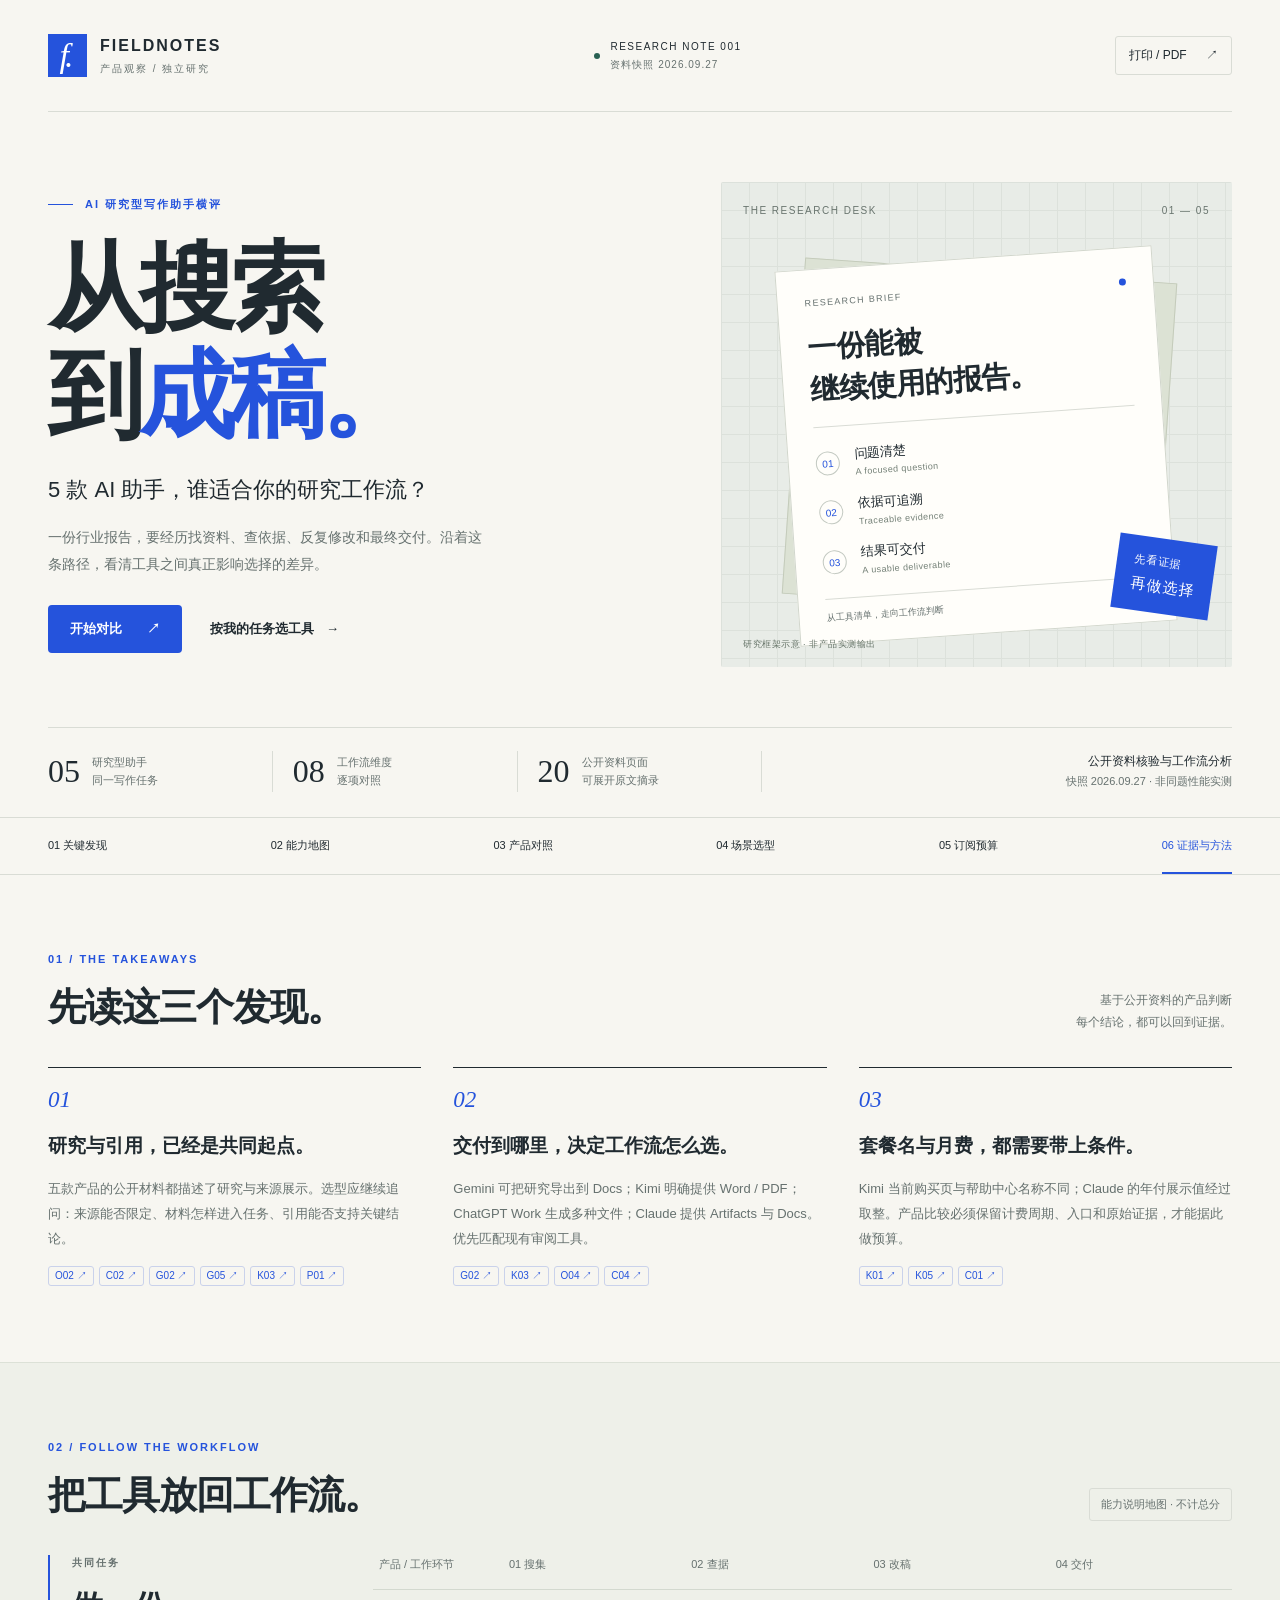
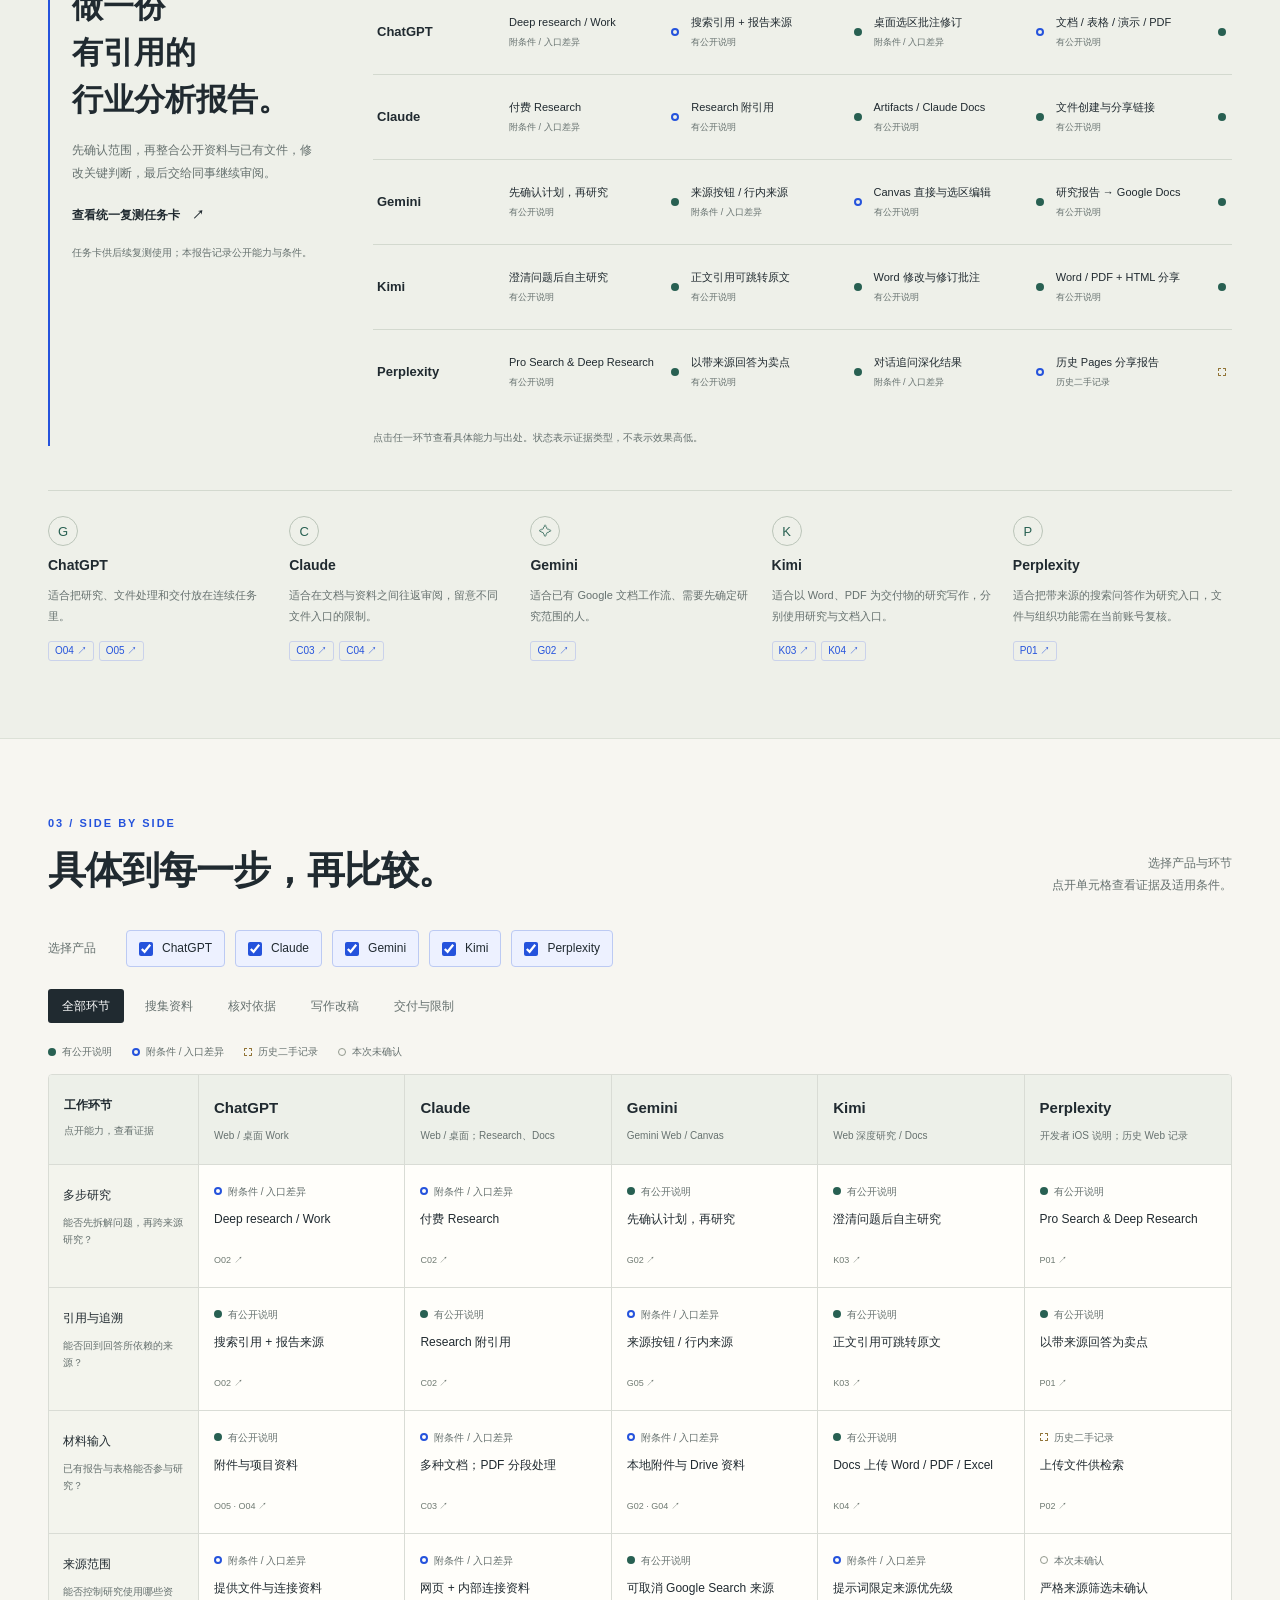
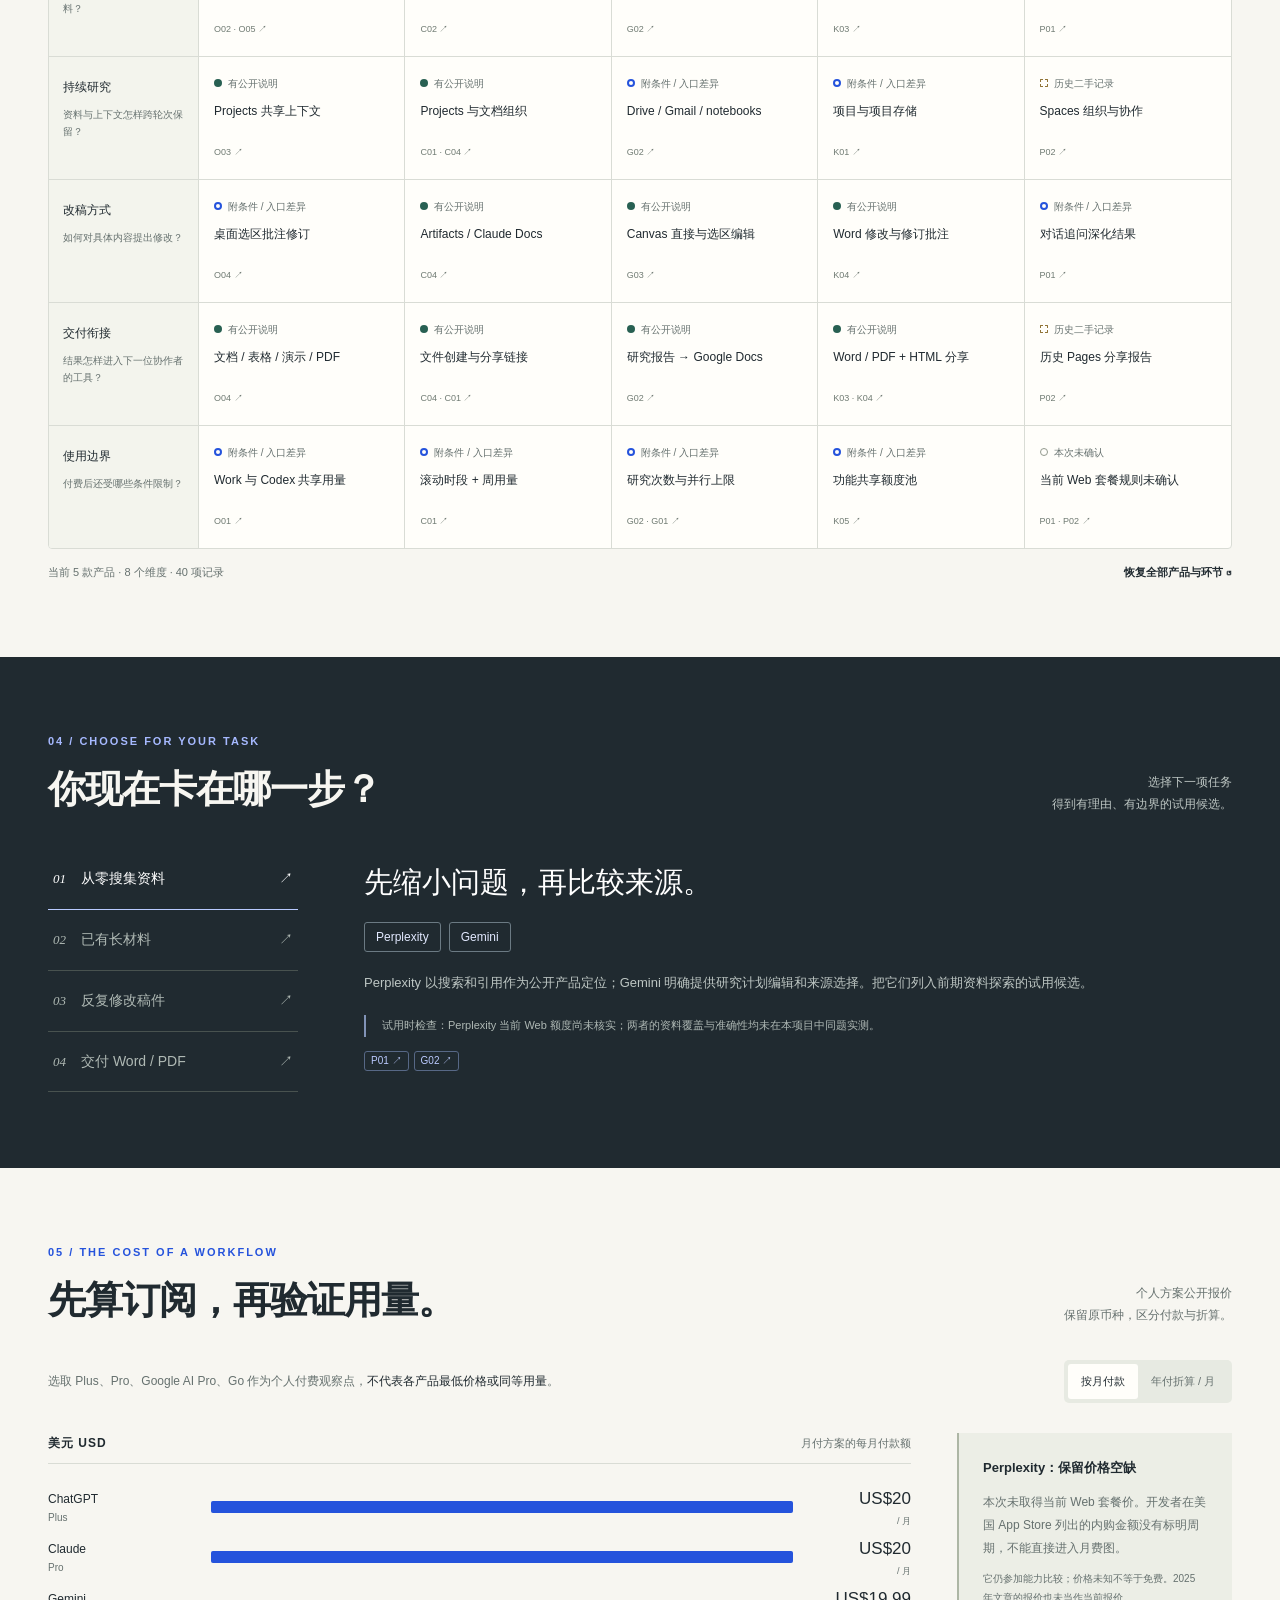
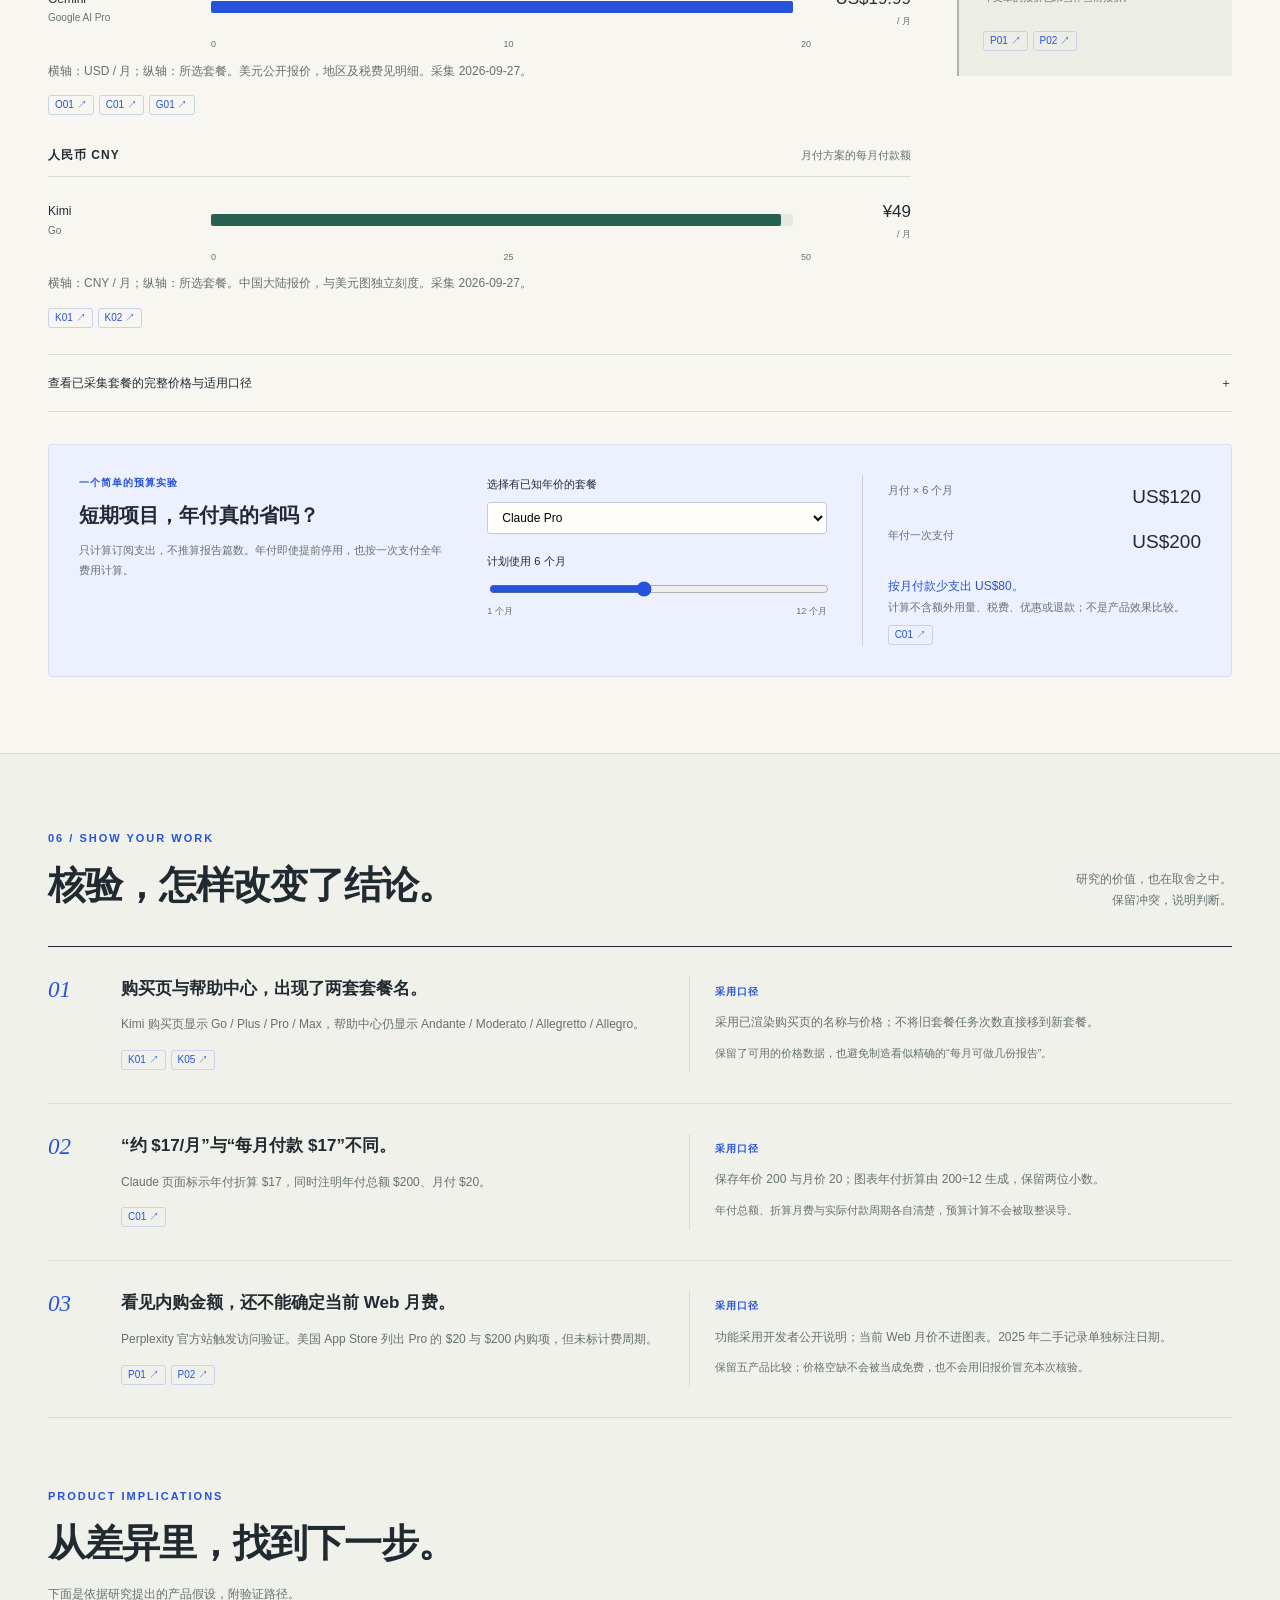
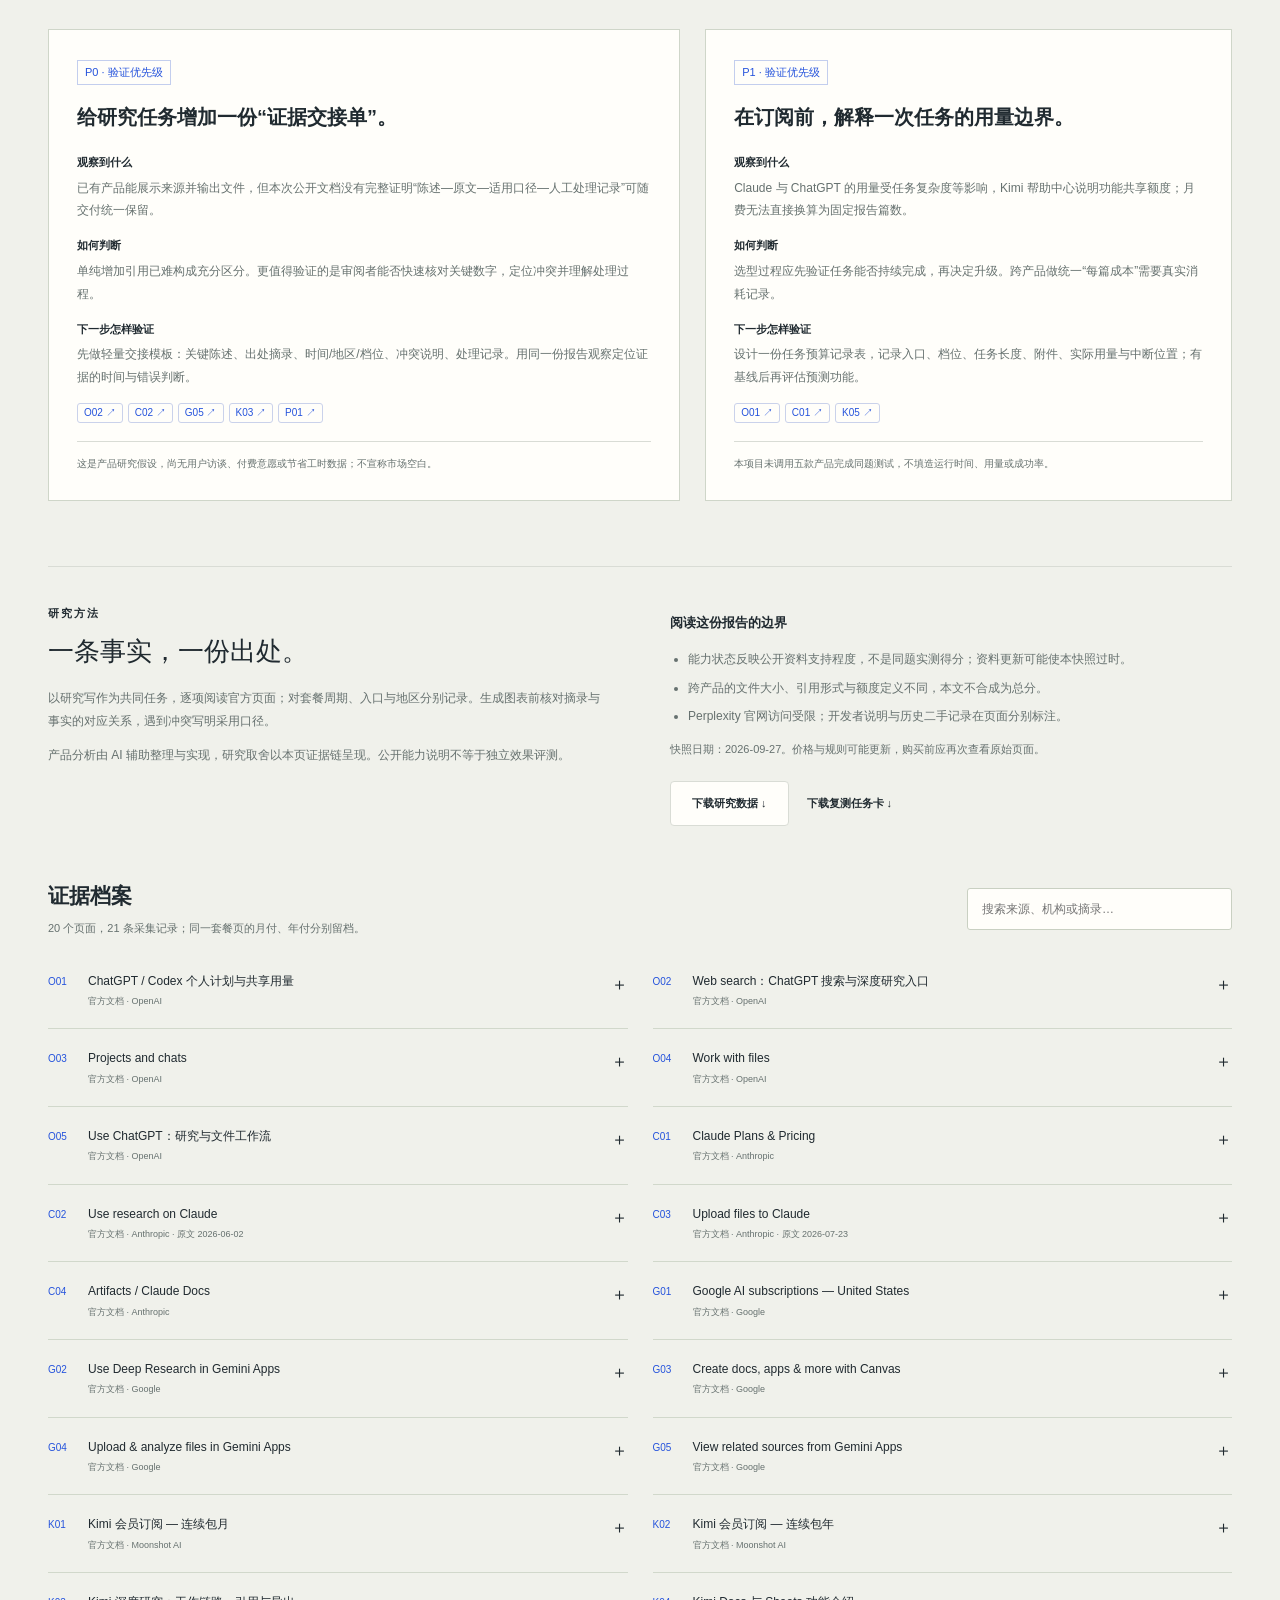
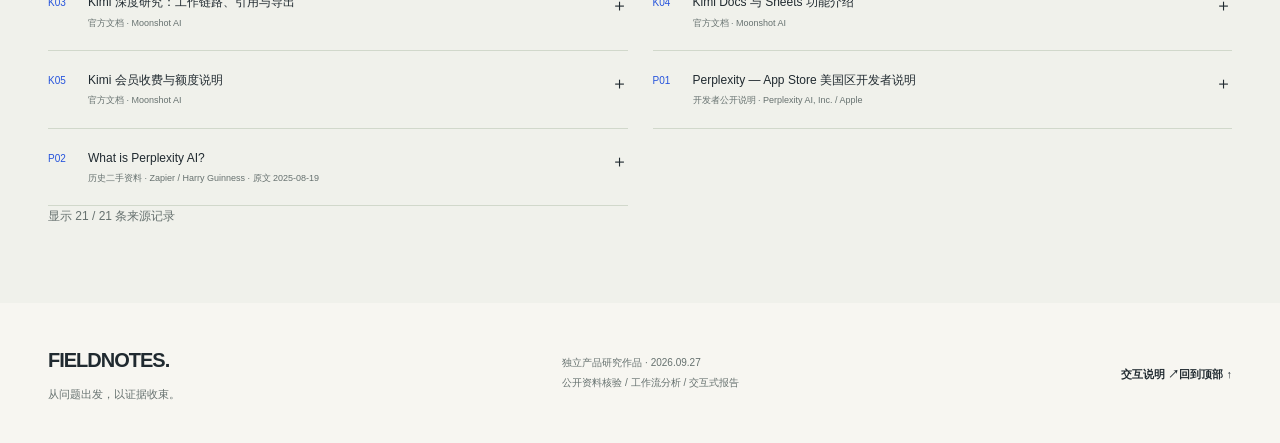
<file: index.html>
<!doctype html>
<html lang="zh-CN">
<head>
  <meta charset="utf-8">
  <meta name="viewport" content="width=device-width, initial-scale=1">
  <meta name="description" content="围绕行业分析报告，比较 ChatGPT、Claude、Gemini、Kimi、Perplexity 的研究、引用、改稿与交付。附公开来源、套餐口径和产品判断。">
  <meta name="color-scheme" content="light">
  <title>从搜索到成稿 · AI 研究型写作助手横评</title>
  <style>:root{--paper:#f7f6f1;--white:#fffefa;--ink:#202a30;--muted:#66716f;--line:#d9dcd5;--blue:#2553dc;--blue-soft:#edf1ff;--green:#286052;--serif:"Noto Serif SC","Songti SC",SimSun,serif;--sans:Inter,"Segoe UI","PingFang SC","Microsoft YaHei",sans-serif}
*{box-sizing:border-box}html{scroll-behavior:smooth;scroll-padding-top:84px}body{margin:0;background:var(--paper);color:var(--ink);font:15px/1.7 var(--sans);-webkit-font-smoothing:antialiased}button,input,select{font:inherit}button{cursor:pointer;color:inherit}a{color:inherit;text-decoration:none}button:focus-visible,a:focus-visible,input:focus-visible,select:focus-visible,summary:focus-visible,[tabindex]:focus-visible{outline:3px solid var(--blue);outline-offset:4px}::selection{background:#dce5ff}h1,h2,h3,h4,p{margin:0}h2{font:600 clamp(26px,3vw,38px)/1.35 var(--serif);letter-spacing:-1px}h3{font-size:22px;line-height:1.45}p{color:var(--muted)}.wrap{width:min(1248px,calc(100% - 96px));margin:auto}.blue{color:var(--blue)}.eyebrow{font-size:11px;letter-spacing:2px;font-weight:650;line-height:1.5;display:block}.micro{font-size:12px;line-height:1.7}.text-link{padding:0;border:0;background:none;font-size:13px;font-weight:600;display:inline-flex;align-items:center;gap:12px;color:var(--ink)}.text-link:hover{color:var(--blue)}.button{display:inline-flex;justify-content:center;align-items:center;gap:25px;padding:13px 21px;border:1px solid transparent;border-radius:4px;font-size:13px;font-weight:600;line-height:1.5}.primary{background:var(--blue);color:white}.primary:hover{background:#183fb1}.secondary{border-color:var(--line);background:var(--white)}.secondary:hover{border-color:var(--ink)}.sr-only{position:absolute;width:1px;height:1px;padding:0;margin:-1px;overflow:hidden;clip:rect(0,0,0,0);white-space:nowrap;border:0}.skip-link{position:fixed;top:-70px;left:20px;z-index:100;background:var(--blue);color:white;padding:12px}.skip-link:focus{top:10px}
/* Masthead and research desk */
.masthead{height:112px;display:flex;align-items:center;justify-content:space-between;border-bottom:1px solid var(--line)}.brand{display:flex;gap:13px;align-items:center;font-size:16px;font-weight:750;letter-spacing:2px;line-height:1.3}.brand-mark{display:grid;place-items:center;background:var(--blue);color:white;width:39px;height:43px;font:italic 34px/1 Georgia,serif;letter-spacing:-4px;padding-right:6px}.brand-cn{display:block;font-size:10px;font-weight:400;letter-spacing:2px;margin-top:5px;color:var(--muted)}.edition{display:flex;align-items:center;gap:10px;font-size:10px;letter-spacing:1.5px;line-height:1.8}.edition #editionDate{display:block;color:var(--muted);letter-spacing:1px}.pulse{height:6px;width:6px;border-radius:50%;background:var(--green)}.print-button{border:1px solid var(--line);background:transparent;padding:8px 13px;border-radius:3px;font-size:12px}.print-button span{margin-left:16px}.print-button:hover{border-color:var(--blue);color:var(--blue)}
.hero{padding:70px 0 60px;display:grid;grid-template-columns:1.2fr 1fr;gap:60px;align-items:center}.hero .eyebrow{display:flex;align-items:center;gap:12px;color:var(--blue)}.tiny-line{display:inline-block;width:25px;height:1px;background:var(--blue)}.hero h1{font:650 clamp(70px,7.5vw,108px)/1.12 var(--serif);letter-spacing:-5px;margin:22px 0}.hero-question{font-size:22px;line-height:1.6;color:var(--ink);font-weight:500}.mobile-break{display:none}.hero-deck{max-width:440px;margin-top:17px;font-size:14px;line-height:1.9}.hero-actions{display:flex;gap:28px;align-items:center;margin-top:28px}.hero-visual{height:485px;position:relative;background:#e8ece7;border-radius:2px;overflow:hidden;background-image:linear-gradient(#dce1db 1px,transparent 1px),linear-gradient(90deg,#dce1db 1px,transparent 1px);background-size:28px 28px}.visual-label{position:absolute;top:20px;left:22px;right:22px;display:flex;justify-content:space-between;font-size:10px;letter-spacing:1.5px;color:#68746e}.research-paper{width:74%;position:absolute;top:76px;left:13%;background:var(--white);padding:26px 27px 18px;transform:rotate(-4deg);border:1px solid #d1d6cc}.paper-back{position:absolute;width:73%;height:337px;left:14%;top:88px;transform:rotate(4deg);border:1px solid #c4cbbb;background:#dce2d4}.paper-top{font-size:9px;color:var(--muted);letter-spacing:1.3px;display:flex;justify-content:space-between;align-items:center}.paper-dot{width:7px;height:7px;background:var(--blue);border-radius:50%}.paper-title{font:600 29px/1.45 var(--serif);letter-spacing:-.5px;margin:16px 0}.paper-rule{border-top:1px solid var(--line);margin-bottom:17px}.paper-row{display:flex;gap:15px;align-items:center;font-size:13px;margin:12px 0}.circled{width:24px;height:24px;border:1px solid #c3c9c1;border-radius:50%;font:10px/23px var(--sans);text-align:center;color:var(--blue)}.paper-english{display:block;font-size:9px;color:#748077;letter-spacing:.4px}.paper-footer{display:flex;justify-content:space-between;border-top:1px solid var(--line);padding-top:11px;margin-top:17px;font-size:9px;color:var(--muted)}.visual-stamp{position:absolute;bottom:53px;right:19px;background:var(--blue);color:white;transform:rotate(8deg);padding:13px 17px;font-size:11px;line-height:1.9;letter-spacing:1px}.visual-stamp strong{font-size:15px;font-weight:500}.visual-caption{position:absolute;left:22px;bottom:15px;color:#667468;font-size:9px;letter-spacing:.5px}
.research-meta{display:grid;grid-template-columns:repeat(3,1fr) 2fr;gap:20px;border-top:1px solid var(--line);padding:23px 0 25px}.meta-item{display:flex;align-items:center;gap:12px;border-right:1px solid var(--line)}.meta-item strong{font:500 32px/1.2 Georgia,serif}.meta-item span{font-size:11px;line-height:1.7;color:var(--muted)}.meta-method{font-size:12px;align-self:center;text-align:right}.meta-method b{display:block;font-weight:500}.meta-method span{color:var(--muted);font-size:11px}.section-nav{position:sticky;top:0;z-index:20;border-top:1px solid var(--line);border-bottom:1px solid var(--line);background:rgba(247,246,241,.97)}.nav-inner{display:flex;align-items:center;justify-content:space-between;overflow:auto;gap:25px;scrollbar-width:thin}.nav-inner a{font-size:11px;padding:18px 0;white-space:nowrap;border-bottom:2px solid transparent}.nav-inner a:hover,.nav-inner a.active{color:var(--blue);border-color:var(--blue)}
/* Findings */
.section{padding:76px 0}.section-heading{display:flex;align-items:flex-end;justify-content:space-between;gap:32px;margin-bottom:34px}.section-heading .eyebrow{color:var(--blue);margin-bottom:14px}.section-aside{font-size:12px;text-align:right;line-height:1.8;flex-shrink:0}.small-label{font-size:11px;color:var(--muted);padding:6px 11px;border:1px solid var(--line);border-radius:3px}.findings{display:grid;grid-template-columns:repeat(3,1fr);gap:32px}.finding{padding-top:20px;border-top:1px solid var(--ink)}.finding-num{font:italic 23px/1 Georgia,serif;color:var(--blue);margin-bottom:20px}.finding h3{font-size:19px;line-height:1.6;margin-bottom:14px}.finding p{font-size:13px;line-height:1.95}.refs{display:inline-flex;align-items:center;flex-wrap:wrap;gap:5px;margin-top:14px}.ref-btn{font:10px/1.6 var(--sans);color:var(--blue);background:transparent;border:1px solid #cad2eb;border-radius:3px;padding:1px 6px;white-space:nowrap}.ref-btn:hover{background:var(--blue-soft);border-color:var(--blue)}
/* Workflow map */
.map-section{background:#eef0e9;border-block:1px solid #dce1d7}.map-layout{display:grid;grid-template-columns:270px 1fr;gap:55px}.task-brief{border-left:2px solid var(--blue);padding-left:22px}.task-brief .eyebrow{font-size:10px;color:var(--muted)}.task-brief h3{font:600 31px/1.5 var(--serif);margin:14px 0}.task-brief p{font-size:12px;line-height:1.9;margin:16px 0}.task-brief .text-link{font-size:12px}.task-brief .micro{font-size:10px}.workflow-map{overflow:auto}.map-table{width:100%;border-collapse:collapse;min-width:610px;table-layout:fixed}.map-table thead th{font-size:11px;font-weight:500;color:var(--muted);padding:0 6px 15px;text-align:left}.map-table thead th:first-child{width:130px}.map-table tbody th{font-size:13px;text-align:left;font-weight:600;padding:20px 4px;border-top:1px solid #d3d9cf}.map-table td{border-top:1px solid #d3d9cf;padding:15px 6px}.map-cell{display:flex;align-items:center;justify-content:space-between;width:100%;background:transparent;border:0;text-align:left;font-size:11px;padding:8px 0;gap:8px}.map-cell:hover{color:var(--blue)}.map-dot{display:inline-block;width:8px;height:8px;border-radius:50%;flex-shrink:0;background:var(--green)}.map-dot.conditional{background:transparent;border:2px solid var(--blue)}.map-dot.historical{border:1px dashed #907336;background:transparent;border-radius:1px}.map-dot.unconfirmed{background:transparent;border:1px solid #92998d}.map-caption{font-size:10px;margin-top:15px}.product-strip{margin-top:44px;display:grid;grid-template-columns:repeat(5,1fr);border-top:1px solid #d3d9cf;padding-top:25px;gap:22px}.product-strip h4{font-size:14px;margin:8px 0}.product-strip p{font-size:11px;line-height:1.9}.product-monogram{font:500 13px/30px var(--sans);width:30px;height:30px;border:1px solid #bbc5b9;border-radius:50%;text-align:center;color:var(--green)}
/* Comparison */
.compare-controls{display:flex;flex-direction:column;gap:22px;margin-bottom:20px}fieldset{margin:0;padding:0;border:0}#productFilters{display:flex;flex-wrap:wrap;align-items:center;gap:10px}#productFilters legend{float:left;margin-right:20px;font-size:12px;color:var(--muted);padding:8px 0}.product-filter{display:inline-flex;gap:9px;align-items:center;background:var(--white);border:1px solid var(--line);padding:7px 12px;border-radius:4px;font-size:12px;cursor:pointer}.product-filter input{accent-color:var(--blue);width:14px;height:14px;margin:0}.product-filter:has(input:checked){border-color:#bccaf3;background:var(--blue-soft)}.group-filters{display:flex;flex-wrap:wrap;gap:7px}.group-button{padding:7px 14px;border:0;background:transparent;border-radius:3px;font-size:12px;color:var(--muted)}.group-button[aria-pressed=true]{background:var(--ink);color:white}.group-button:hover{background:#e2e5dd;color:var(--ink)}.legend{display:flex;gap:20px;flex-wrap:wrap;margin-bottom:14px;font-size:10px;color:var(--muted)}.legend span{display:inline-flex;align-items:center;gap:6px}.table-scroll{overflow:auto;border:1px solid var(--line);border-radius:4px;background:var(--white);scrollbar-width:thin}#comparisonTable{border-collapse:separate;border-spacing:0;width:100%;min-width:1060px;table-layout:fixed}#comparisonTable th,#comparisonTable td{border-right:1px solid var(--line);border-bottom:1px solid var(--line);vertical-align:top}#comparisonTable tr>*:last-child{border-right:0}#comparisonTable tbody tr:last-child>*{border-bottom:0}#comparisonTable thead th{background:#edf0e9;padding:20px 15px;text-align:left;font-size:15px}#comparisonTable thead th:first-child{width:150px;position:sticky;left:0;z-index:3;font-size:12px}#comparisonTable thead small{display:block;font-size:10px;color:var(--muted);font-weight:400;margin-top:6px}#comparisonTable tbody th{padding:20px 14px;background:#f3f4ed;position:sticky;left:0;z-index:2;text-align:left;font-size:12px;font-weight:550}#comparisonTable tbody th small{display:block;font-size:10px;font-weight:400;color:var(--muted);margin-top:9px;line-height:1.7}#comparisonTable td{padding:0}.cell-button{width:100%;min-height:122px;display:flex;flex-direction:column;align-items:flex-start;text-align:left;padding:18px 15px;background:transparent;border:0;gap:9px}.cell-button:hover{background:#f0f3fe}.cell-button strong{font-weight:500;font-size:12px;line-height:1.7}.cell-status{display:flex;align-items:center;gap:6px;font-size:10px;color:var(--muted)}.cell-reference{font-size:9px;color:#707b73;margin-top:auto}.empty-cell{padding:40px!important;text-align:center}.table-footer{display:flex;justify-content:space-between;margin-top:14px;font-size:11px;color:var(--muted)}.table-footer .text-link{font-size:11px}
/* Scenario selector */
.scenario-section{background:var(--ink);color:#fff}.scenario-section h2{color:var(--paper)}.scenario-section .eyebrow{color:#a6b9ff}.scenario-section p{color:#bdc6c3}.scenario-layout{display:grid;grid-template-columns:250px 1fr;gap:66px}.scenario-tabs{display:flex;flex-direction:column}.scenario-tab{background:none;border:0;border-bottom:1px solid #48524f;color:#afb9b4;padding:18px 5px;text-align:left;font-size:14px;display:flex;align-items:center;gap:15px}.scenario-tab span:first-child{font:italic 13px Georgia,serif}.scenario-tab span:last-child{margin-left:auto}.scenario-tab[aria-selected=true]{color:#fff;border-color:#b9caff}.scenario-tab:hover{color:#fff}#scenarioPanel{padding:12px 0;max-width:760px}#scenarioPanel h3{font:500 29px/1.5 var(--serif);margin-bottom:17px}.pick-tags{display:flex;gap:8px;flex-wrap:wrap;margin:16px 0 18px}.pick-tag{padding:4px 11px;border:1px solid #6b7a83;color:#e2e9ff;border-radius:3px;font-size:12px}#scenarioPanel p{font-size:13px;line-height:1.95}.scenario-boundary{border-left:2px solid #8193b7;padding-left:16px;margin-top:20px;font-size:11px!important;color:#aeb8b4!important}.scenario-section .ref-btn{color:#bbcaff;border-color:#576886}.scenario-section .ref-btn:hover{background:#334466}
/* Price charts and calculator */
.price-toolbar{display:flex;justify-content:space-between;align-items:center;gap:24px;margin-bottom:30px}.price-toolbar p{max-width:660px;font-size:12px;line-height:1.85}.price-toolbar strong{font-weight:500;color:var(--ink)}.segmented{display:flex;padding:4px;background:#e7eae2;border-radius:5px;flex-shrink:0}.segmented button{padding:8px 13px;background:none;border:0;font-size:11px;border-radius:3px;color:var(--muted)}.segmented button[aria-pressed=true]{background:var(--white);color:var(--ink)}.price-layout{display:grid;grid-template-columns:1fr 275px;gap:46px}.price-group+.price-group{margin-top:30px}.price-group-head{display:flex;justify-content:space-between;align-items:center;font-size:11px;margin-bottom:18px;border-bottom:1px solid var(--line);padding-bottom:10px}.price-group-head strong{font-size:12px;letter-spacing:1px}.price-group-head span{color:var(--muted)}.price-row{display:grid;grid-template-columns:145px 1fr 100px;align-items:center;gap:18px;min-height:50px}.price-name{font-size:12px}.price-name small{display:block;font-size:10px;color:var(--muted)}.bar-track{height:12px;background:#e6e9e0;position:relative;border-radius:2px}.bar-fill{display:block;height:100%;background:var(--blue);border-radius:2px}.price-group.cny .bar-fill{background:var(--green)}.price-amount{text-align:right;font-size:17px;font-variant-numeric:tabular-nums}.price-amount small{font-size:9px;color:var(--muted);display:block}.price-absent{grid-column:2/4;font-size:11px;color:var(--muted);border-bottom:1px dashed var(--line);padding-bottom:8px}.chart-axis{display:flex;justify-content:space-between;font-size:9px;color:var(--muted);margin:5px 100px 8px 163px}.price-note{padding:24px;background:#eceee6;border-left:2px solid #adb6a5;align-self:start}.price-note h4{font-size:13px;margin-bottom:12px}.price-note p{font-size:12px;line-height:1.9;margin-bottom:10px}.price-note .micro{font-size:10px}.plan-details{margin-top:26px;border-block:1px solid var(--line)}.plan-details summary{display:flex;justify-content:space-between;padding:18px 0;cursor:pointer;font-size:12px;list-style:none}.plan-details summary::-webkit-details-marker{display:none}.plan-details[open] summary span{transform:rotate(45deg)}.plan-details .table-scroll{margin-bottom:20px}#planTable{width:100%;border-collapse:collapse;min-width:800px;font-size:11px}#planTable th,#planTable td{padding:13px;border-bottom:1px solid var(--line);text-align:left;vertical-align:top}#planTable th{background:#ecefe8;font-weight:600}#planTable td small{display:block;color:var(--muted);max-width:230px}#planTable .refs{margin-top:0}.calculator{display:grid;grid-template-columns:1.1fr 1fr 1fr;gap:35px;padding:30px;background:var(--blue-soft);margin-top:32px;border:1px solid #d7dff5;border-radius:4px}.calculator .eyebrow{font-size:10px;letter-spacing:1px;color:var(--blue)}.calculator h3{font-size:20px;margin:11px 0}.calculator p{font-size:11px;line-height:1.8}.calc-inputs label{font-size:11px;display:block;margin-bottom:8px}.calc-inputs select{width:100%;background:var(--white);border:1px solid #bec9e8;border-radius:3px;padding:7px 10px;font-size:12px;margin-bottom:18px}.calc-inputs input{width:100%;accent-color:var(--blue)}.range-labels{display:flex;justify-content:space-between;font-size:9px;color:var(--muted)}.calc-result{border-left:1px solid #c6d0ea;padding-left:25px;font-variant-numeric:tabular-nums}.calc-line{display:flex;justify-content:space-between;gap:10px;font-size:11px;padding:6px 0;color:var(--muted)}.calc-line strong{font-size:19px;font-weight:500;color:var(--ink)}.calc-result .calc-verdict{font-size:12px;color:var(--blue);margin-top:12px}.calc-result .refs{margin-top:8px}
/* Audit trail, sources and dialogue */
.audit-section{border-top:1px solid var(--line);background:#f0f1eb}.audit-list{border-top:1px solid var(--ink)}.audit-item{display:grid;grid-template-columns:48px 1fr 1fr;gap:25px;border-bottom:1px solid var(--line);padding:30px 0}.audit-number{font:italic 23px Georgia,serif;color:var(--blue)}.audit-item h3{font-size:17px;margin-bottom:12px;max-width:430px}.audit-item p{font-size:12px;line-height:1.9}.audit-decision{padding-left:25px;border-left:1px solid var(--line)}.audit-decision strong{font-size:10px;letter-spacing:1px;color:var(--blue)}.audit-decision p{margin:9px 0}.audit-impact{font-size:11px!important}.opportunity-header{margin-top:70px;margin-bottom:25px}.opportunity-header .eyebrow{color:var(--blue);margin-bottom:13px}.opportunity-header p{font-size:12px;margin-top:15px}.opportunities{display:grid;grid-template-columns:1.2fr 1fr;gap:25px}.opportunity{border:1px solid #cfd6c9;background:var(--white);padding:28px}.priority{display:inline-block;font:11px/1.5 var(--sans);color:var(--blue);padding:3px 7px;border:1px solid #c3ceee;margin-bottom:16px}.opportunity h3{font-size:20px;line-height:1.6}.opportunity dl{margin:20px 0 0}.opportunity dt{font-size:11px;font-weight:600;margin:14px 0 5px}.opportunity dd{font-size:12px;line-height:1.9;color:var(--muted);margin:0}.opportunity .micro{margin-top:18px;border-top:1px solid var(--line);padding-top:13px;font-size:10px}.method-block{display:grid;grid-template-columns:1fr 1fr;gap:60px;margin-top:65px;border-top:1px solid var(--line);padding-top:38px}.method-block h3{font:500 26px var(--serif);margin:12px 0 18px}.method-block p{font-size:12px;line-height:1.95;margin:10px 0}.method-block h4{font-size:13px;margin:7px 0 15px}.method-block ul{padding-left:18px;color:var(--muted);font-size:12px}.method-block li{margin:8px 0}.method-block .micro{font-size:11px}.method-actions{display:flex;gap:18px;align-items:center;flex-wrap:wrap;margin-top:21px}.method-actions .button,.method-actions .text-link{font-size:11px}.source-heading{display:flex;align-items:center;justify-content:space-between;gap:20px;margin:55px 0 24px}.source-heading h3{font-size:21px}.source-heading p{font-size:11px;margin-top:8px}.source-search input{border:1px solid #c9d0c2;background:var(--white);padding:10px 14px;width:265px;border-radius:3px;font-size:12px}.source-list{display:grid;grid-template-columns:1fr 1fr;gap:10px 25px;align-items:start}.source-item{border-bottom:1px solid #d1d8cb;padding-bottom:10px}.source-item summary{cursor:pointer;list-style:none;display:flex;gap:12px;align-items:flex-start;padding:9px 0}.source-item summary::-webkit-details-marker{display:none}.source-id{font:10px/1.5 var(--sans);color:var(--blue);padding-top:3px;min-width:28px}.source-title{font-size:12px;flex:1}.source-kind{font-size:9px;color:var(--muted);display:block;margin-top:3px}.source-toggle{font-size:17px;font-weight:300}.source-item[open] .source-toggle{transform:rotate(45deg)}.source-body{padding:9px 0 12px 40px}.source-body p{font-size:11px;line-height:1.85;overflow-wrap:anywhere}.source-body .source-url{display:block;font-size:11px;color:var(--blue);overflow-wrap:anywhere;margin:13px 0}.source-body blockquote{margin:12px 0;border-left:2px solid #c0cab4;padding-left:13px;font-size:11px;color:#596652;line-height:1.85;overflow-wrap:anywhere}.source-body .quote-id{display:block;font:9px/1.5 var(--sans);color:var(--muted);margin-bottom:5px}.footer{display:flex;align-items:center;justify-content:space-between;gap:25px;padding:40px 0}.brand-word{font-size:20px;font-weight:750;letter-spacing:-1px}.footer p{font-size:11px;margin-top:8px}.footer>div:nth-child(2){font-size:10px;line-height:2;color:var(--muted)}.footer .text-link{font-size:11px}
dialog{border:1px solid #ccd3c6;border-radius:6px;padding:0;width:min(720px,calc(100% - 32px));max-height:85dvh;background:var(--white);color:var(--ink)}dialog::backdrop{background:rgba(20,32,34,.58)}.dialog-header{position:sticky;top:0;display:flex;align-items:center;justify-content:space-between;background:var(--white);padding:16px 25px;border-bottom:1px solid var(--line);z-index:2}.dialog-header .eyebrow{font-size:10px;color:var(--blue)}#closeDialog{font:24px/1 var(--sans);border:0;background:none;padding:3px 7px}.dialog-content{padding:25px 30px 35px}.dialog-content h2{font:600 25px/1.5 var(--serif);letter-spacing:0;margin-bottom:15px}.dialog-content>p{font-size:13px;line-height:1.9;margin:12px 0}.dialog-scope{font-size:11px!important;background:#edf0e7;padding:12px 15px;border-radius:3px}.dialog-evidence{border-top:1px solid var(--line);padding-top:16px;margin-top:20px}.dialog-evidence h3{font-size:13px}.dialog-evidence p{font-size:10px;margin-top:6px}.dialog-evidence blockquote{margin:12px 0;font-size:12px;line-height:1.9;border-left:2px solid var(--blue);padding-left:15px;overflow-wrap:anywhere;white-space:pre-wrap;color:#516057}.dialog-evidence a{font-size:11px;color:var(--blue);overflow-wrap:anywhere}.task-text{white-space:pre-wrap;font:13px/1.9 var(--sans);background:#f0f2eb;padding:18px;border:1px solid var(--line)}.noscript{position:fixed;inset:25% 10% auto;padding:30px;background:white;border:2px solid var(--blue);z-index:50}
@media(min-width:1450px){.hero{gap:90px}.hero-visual{height:500px}.research-paper{top:76px;padding:30px}.paper-title{font-size:33px}.paper-back{height:360px}}
@media(max-width:1100px){.wrap{width:calc(100% - 56px)}.hero{gap:32px}.hero h1{font-size:82px}.hero-visual{height:455px}.paper-title{font-size:25px}.research-paper{width:80%;left:10%;padding:23px}.visual-stamp{right:10px}.map-layout{grid-template-columns:220px 1fr;gap:25px}.map-table{min-width:570px}.scenario-layout{gap:35px}.price-layout{gap:25px;grid-template-columns:1fr 230px}.price-row{grid-template-columns:120px 1fr 85px;gap:12px}.chart-axis{margin-left:132px;margin-right:85px}.calculator{gap:23px;padding:25px}.findings{gap:24px}.section-heading{gap:20px}.section-aside{font-size:11px}.source-list{gap:10px 20px}}
@media(max-width:800px){.wrap{width:calc(100% - 40px)}.masthead{height:85px}.edition{display:none}.hero{padding:44px 0;gap:25px;grid-template-columns:1fr .8fr}.hero h1{font-size:66px;letter-spacing:-3px}.hero-question{font-size:18px}.hero-deck{font-size:12px}.hero-actions{gap:15px;flex-wrap:wrap}.hero-actions .text-link{font-size:11px}.hero-visual{height:382px}.research-paper{padding:17px;top:64px}.paper-title{font-size:20px}.paper-row{font-size:11px;gap:8px;margin:10px 0}.paper-english{font-size:8px}.visual-stamp{padding:9px 10px;bottom:37px;font-size:9px}.visual-stamp strong{font-size:11px}.visual-label{font-size:8px;left:15px;right:15px}.paper-back{height:272px;top:78px}.visual-caption{left:15px;font-size:7px}.research-meta{grid-template-columns:repeat(3,1fr);gap:15px}.meta-method{grid-column:1/-1;text-align:left;border-top:1px solid var(--line);padding-top:13px;display:flex;justify-content:space-between;gap:15px}.meta-item:nth-child(3){border:0}.section{padding:52px 0}.section-heading{align-items:flex-start}.section-aside{max-width:190px}.findings{gap:20px}.finding h3{font-size:16px}.finding p{font-size:12px}.map-layout{grid-template-columns:1fr}.task-brief{display:grid;grid-template-columns:1fr 1.1fr;gap:0 28px}.task-brief>.eyebrow{grid-column:1/-1}.task-brief h3{font-size:26px}.task-brief h3 br{display:none}.task-brief p{margin-top:12px}.task-brief .micro{grid-column:2}.task-brief .text-link{align-self:start}.workflow-map{margin-top:16px}.product-strip{grid-template-columns:repeat(3,1fr)}.scenario-layout{grid-template-columns:1fr;gap:22px}.scenario-tabs{flex-direction:row;gap:18px;overflow:auto}.scenario-tab{white-space:nowrap;gap:10px;font-size:12px;flex-shrink:0}.scenario-tab span:last-child{display:none}#scenarioPanel h3{font-size:25px}.price-toolbar{flex-direction:column;align-items:flex-start}.price-layout{grid-template-columns:1fr}.price-note{display:grid;grid-template-columns:1fr 2fr;gap:10px 24px;padding:20px}.price-note .refs{margin-top:0}.price-note .micro{grid-column:2}.calculator{grid-template-columns:1fr 1fr}.calculator>div:first-child{grid-column:1/-1}.calculator h3{margin:8px 0}.audit-item{grid-template-columns:30px 1fr;gap:18px}.audit-decision{grid-column:2;padding-left:0;border-left:0}.audit-item h3{max-width:none}.opportunities{grid-template-columns:1fr}.method-block{gap:32px}.source-list{grid-template-columns:1fr}.source-heading{margin-top:38px}.source-search input{width:230px}.footer>div:nth-child(2){max-width:240px}.small-label{font-size:9px}}
@media(max-width:560px){.wrap{width:calc(100% - 36px)}.masthead{height:76px}.brand{font-size:13px;gap:10px;letter-spacing:1.6px}.brand-mark{width:33px;height:37px;font-size:29px}.brand-cn{font-size:8px;letter-spacing:1px}.print-button{font-size:10px;padding:6px 8px}.print-button span{margin-left:8px}.hero{grid-template-columns:1fr;padding:34px 0 28px;gap:30px}.hero h1{font-size:80px;margin:21px 0 20px}.hero-question{font-size:20px}.hero-deck{font-size:13px;max-width:100%;margin-top:13px}.hero-actions{margin-top:22px;gap:22px}.hero-visual{height:330px}.research-paper{width:66%;left:17%;top:44px;padding:16px 20px}.paper-title{font-size:24px;margin:12px 0}.paper-row{margin:8px 0}.paper-english{display:none}.paper-footer{font-size:8px;margin-top:13px}.paper-back{width:66%;height:250px;left:18%;top:50px}.visual-stamp{bottom:40px;right:18px;padding:10px 13px}.visual-label{top:14px}.visual-caption{font-size:8px;bottom:11px}.research-meta{gap:12px;padding:18px 0}.meta-item{gap:7px}.meta-item strong{font-size:27px}.meta-item span{font-size:9px}.meta-method{display:block;font-size:11px;padding-top:11px}.meta-method span{font-size:10px}.nav-inner{gap:23px}.nav-inner a{padding:14px 0;font-size:10px}.section{padding:42px 0}.section-heading{flex-direction:column;gap:15px;margin-bottom:25px}.section-heading .eyebrow{font-size:10px;margin-bottom:12px}.section-aside{text-align:left;max-width:none;font-size:11px}.section-aside br{display:none}h2{font-size:28px}.findings{grid-template-columns:1fr;gap:26px}.finding{display:grid;grid-template-columns:33px 1fr;gap:5px 12px;padding-top:17px}.finding-num{margin:4px 0;grid-row:1/3}.finding h3{font-size:18px;margin-bottom:7px}.finding p,.finding .refs{grid-column:2}.finding p{font-size:12px}.finding .refs{margin-top:8px}.task-brief{display:block}.task-brief h3{font-size:27px;margin:12px 0}.task-brief p{font-size:12px}.task-brief .micro{margin-bottom:0}.workflow-map{margin-top:25px}.product-strip{grid-template-columns:1fr 1fr;gap:20px;margin-top:28px}.product-strip p{font-size:11px}.product-strip h4{font-size:13px}.map-caption{font-size:9px}#productFilters legend{float:none;display:block;margin-bottom:8px;padding:0}#productFilters{gap:8px}.product-filter{padding:7px 9px;font-size:11px}.group-filters{gap:3px}.group-button{padding:7px 10px;font-size:11px}.legend{gap:10px 15px;font-size:9px}.table-footer{gap:15px;font-size:10px}.table-footer .text-link{font-size:10px;white-space:nowrap}#comparisonTable{min-width:1010px}#comparisonTable thead th:first-child{width:120px}#comparisonTable tbody th{padding:17px 11px}.scenario-tabs{gap:15px}.scenario-tab{font-size:11px;padding:13px 0}#scenarioPanel h3{font-size:24px}#scenarioPanel p{font-size:12px}.price-toolbar{gap:16px}.price-toolbar p{font-size:11px}.price-group-head span{font-size:10px}.price-row{grid-template-columns:99px 1fr 70px;gap:10px}.price-name{font-size:11px}.price-name small{font-size:9px}.price-amount{font-size:16px}.chart-axis{margin-left:109px;margin-right:70px}.price-note{display:block}.price-note p{font-size:11px}.price-note .micro{font-size:10px}.calculator{grid-template-columns:1fr;padding:20px;gap:24px}.calculator>div:first-child{grid-column:auto}.calc-result{border-left:0;padding-left:0;border-top:1px solid #c6d0ea;padding-top:13px}.calculator h3{font-size:19px}.audit-item{padding:23px 0;gap:12px;grid-template-columns:24px 1fr}.audit-number{font-size:18px}.audit-item h3{font-size:16px}.audit-item p{font-size:11px}.opportunity-header{margin-top:44px}.opportunity{padding:23px}.opportunity h3{font-size:18px}.opportunity dd{font-size:11px}.method-block{grid-template-columns:1fr;gap:20px;margin-top:42px;padding-top:28px}.source-heading{display:block}.source-search input{width:100%;margin-top:18px}.source-body{padding-left:0}.source-title{font-size:11px}.footer{display:grid;grid-template-columns:1fr auto;gap:22px;padding:30px 0}.footer>div:nth-child(2){grid-column:1;grid-row:2}.footer>a{grid-column:2;grid-row:1}.dialog-content{padding:20px}.dialog-header{padding:12px 20px}.dialog-content h2{font-size:22px}.dialog-content>p{font-size:12px}.dialog-evidence blockquote{font-size:11px}}
@media(max-width:560px){.mobile-break{display:block}.research-paper{width:76%;left:12%;padding:16px 20px}.paper-title{font-size:22px}.paper-back{width:76%;left:13%}#comparisonTable{min-width:calc(100px + var(--columns,5)*155px)!important}#comparisonTable thead th:first-child{width:100px}#comparisonTable tbody th{padding:16px 9px}}
@media(prefers-reduced-motion:reduce){html{scroll-behavior:auto}*{transition:none!important;animation:none!important}}
@media print{@page{size:A4 landscape;margin:12mm}html{scroll-behavior:auto}body{font-size:11px;background:white;color:#18211d}.wrap{width:100%}.masthead{height:60px}.hero{padding:25px 0;grid-template-columns:1.2fr 1fr}.hero h1{font-size:65px}.hero-visual{height:345px}.research-paper{top:40px}.hero-actions,.print-button,.section-nav,.compare-controls,.table-footer button,.source-search,.method-actions,.scenario-tabs,.calculator,.price-toolbar .segmented,.skip-link,#taskButton{display:none!important}.section{padding:30px 0}.section-heading{margin-bottom:20px}.section-heading h2{font-size:26px}.section-aside{font-size:10px}.findings{gap:22px}.finding h3{font-size:15px}.finding p{font-size:11px}.map-layout{grid-template-columns:190px 1fr;gap:25px}.task-brief h3{font-size:24px}.map-table{min-width:0}.map-table td,.map-table tbody th{padding:10px 5px}.product-strip{gap:15px}.table-scroll{overflow:visible;border-radius:0}#comparisonTable{min-width:0!important;table-layout:fixed}#comparisonTable thead th:first-child{width:95px}#comparisonTable th{position:static!important}#comparisonTable thead th{font-size:12px;padding:10px}#comparisonTable tbody th{font-size:11px;padding:10px}.cell-button{min-height:100px;padding:10px;gap:7px}.cell-button strong{font-size:10px}.cell-status{font-size:8px}.cell-reference{font-size:8px}thead{display:table-header-group}tr,.finding,.audit-item,.opportunity,.source-item,.price-group{break-inside:avoid}.scenario-section{background:#eef0e9;color:#18211d}.scenario-section h2,.scenario-section p,.scenario-section .eyebrow{color:#18211d}.scenario-layout{display:block}#scenarioPanel h3{font-size:20px}.pick-tag{color:var(--ink);border-color:var(--line)}.scenario-boundary{color:var(--muted)!important}.print-scenario{margin-bottom:20px;break-inside:avoid;border-bottom:1px solid var(--line);padding-bottom:15px}.scenario-section .ref-btn{color:var(--blue);border-color:#bccaf3}.price-toolbar p{max-width:none}.price-layout{grid-template-columns:1fr 260px}.source-list{grid-template-columns:1fr 1fr}.source-body blockquote{font-size:9px}.source-body p,.source-url{font-size:9px!important}.source-item summary{font-size:10px}.source-toggle{display:none}.source-body{padding-left:0}.map-section,.audit-section{background:white}.method-block{margin-top:30px;gap:30px}.audit-item{padding:20px 0}.opportunity-header{margin-top:35px}.opportunity{padding:20px}.opportunity dd{font-size:11px}.footer{padding:25px 0}.hero-visual,.bar-fill,.scenario-section{-webkit-print-color-adjust:exact;print-color-adjust:exact}dialog{display:none!important}.ref-btn{border:0;padding:0 3px;font-size:9px}.source-heading{margin-top:30px}.plan-details summary{font-size:11px}#planTable{min-width:0}#planTable th,#planTable td{padding:9px;font-size:10px}}

@media print{.hero-visual{height:390px}.research-paper{top:35px}.hero,.research-meta,.section-heading{break-inside:avoid}.workflow-map{overflow:visible}}
@media(max-width:360px){.hero h1{font-size:68px;letter-spacing:-3px}}
@media(max-width:360px){.paper-title{font-size:18px}}
</style>
</head>
<body>
  <a class="skip-link" href="#main">跳到报告正文</a>
  <header class="masthead wrap">
    <a href="#" class="brand" aria-label="产品观察，回到首页"><span class="brand-mark" aria-hidden="true">f.</span><span>FIELDNOTES<span class="brand-cn">产品观察 / 独立研究</span></span></a>
    <div class="edition"><span class="pulse" aria-hidden="true"></span><span>RESEARCH NOTE 001<span id="editionDate"></span></span></div>
    <button class="print-button" id="printButton" type="button">打印 / PDF <span aria-hidden="true">↗</span></button>
  </header>
  <main id="main">
    <section class="hero wrap" aria-labelledby="heroTitle">
      <div class="hero-copy">
        <div class="eyebrow"><span class="tiny-line"></span> AI 研究型写作助手横评</div>
        <h1 id="heroTitle">从搜索<br>到<span class="blue">成稿。</span></h1>
        <p class="hero-question">5 款 AI 助手，<br class="mobile-break">谁适合你的研究工作流？</p>
        <p class="hero-deck">一份行业报告，要经历找资料、查依据、反复修改和最终交付。沿着这条路径，看清工具之间真正影响选择的差异。</p>
        <div class="hero-actions"><a class="button primary" href="#compare">开始对比 <span aria-hidden="true">↗</span></a><a class="text-link" href="#scenarios">按我的任务选工具 <span aria-hidden="true">→</span></a></div>
      </div>
      <div class="hero-visual" aria-label="研究任务示意：从问题到证据，再到可审阅报告">
        <div class="visual-label"><span>THE RESEARCH DESK</span><span>01 — 05</span></div>
        <div class="paper-back" aria-hidden="true"></div>
        <div class="research-paper">
          <div class="paper-top"><span>RESEARCH BRIEF</span><span class="paper-dot"></span></div>
          <div class="paper-title">一份能被<br>继续使用的报告。</div>
          <div class="paper-rule"></div>
          <div class="paper-row"><span class="circled">01</span><span>问题清楚<span class="paper-english">A focused question</span></span></div>
          <div class="paper-row"><span class="circled">02</span><span>依据可追溯<span class="paper-english">Traceable evidence</span></span></div>
          <div class="paper-row"><span class="circled">03</span><span>结果可交付<span class="paper-english">A usable deliverable</span></span></div>
          <div class="paper-footer"><span>从工具清单，走向工作流判断</span><span aria-hidden="true">↗</span></div>
        </div>
        <div class="visual-stamp">先看证据<br><strong>再做选择</strong></div>
        <span class="visual-caption">研究框架示意 · 非产品实测输出</span>
      </div>
    </section>
    <div class="wrap research-meta" id="researchMeta"></div>
    <nav class="section-nav" aria-label="报告章节"><div class="wrap nav-inner"><a href="#findings">01 关键发现</a><a href="#workflow">02 能力地图</a><a href="#compare">03 产品对照</a><a href="#scenarios">04 场景选型</a><a href="#pricing">05 订阅预算</a><a href="#evidence">06 证据与方法</a></div></nav>
    <section class="wrap section" id="findings">
      <div class="section-heading"><div><span class="eyebrow">01 / THE TAKEAWAYS</span><h2>先读这三个发现。</h2></div><p class="section-aside">基于公开资料的产品判断<br>每个结论，都可以回到证据。</p></div>
      <div class="findings" id="findingsList"></div>
    </section>
    <section class="map-section" id="workflow"><div class="wrap section">
      <div class="section-heading"><div><span class="eyebrow">02 / FOLLOW THE WORKFLOW</span><h2>把工具放回工作流。</h2></div><span class="small-label">能力说明地图 · 不计总分</span></div>
      <div class="map-layout"><div class="task-brief"><span class="eyebrow">共同任务</span><h3>做一份<br>有引用的<br>行业分析报告。</h3><p>先确认范围，再整合公开资料与已有文件，修改关键判断，最后交给同事继续审阅。</p><button class="text-link" id="taskButton" type="button">查看统一复测任务卡 <span aria-hidden="true">↗</span></button><p class="micro">任务卡供后续复测使用；本报告记录公开能力与条件。</p></div><div class="workflow-map"><div id="workflowMap"></div><p class="map-caption">点击任一环节查看具体能力与出处。状态表示证据类型，不表示效果高低。</p></div></div>
      <div class="product-strip" id="productStrip"></div>
    </div></section>
    <section class="wrap section" id="compare">
      <div class="section-heading"><div><span class="eyebrow">03 / SIDE BY SIDE</span><h2>具体到每一步，再比较。</h2></div><p class="section-aside">选择产品与环节<br>点开单元格查看证据及适用条件。</p></div>
      <div class="compare-controls"><fieldset id="productFilters"><legend>选择产品</legend></fieldset><div class="group-filters" id="groupFilters" role="group" aria-label="筛选工作环节"></div></div>
      <div class="legend" id="statusLegend"></div>
      <p class="sr-only" id="tableHint">表格可横向滚动；点击具体能力可查看来源。未确认不代表不支持。</p>
      <div class="table-scroll" tabindex="0" role="region" aria-label="竞品比较表，可横向滚动" aria-describedby="tableHint"><table id="comparisonTable"></table></div>
      <div class="table-footer"><span id="comparisonCount" role="status" aria-live="polite"></span><button id="resetFilters" class="text-link" type="button">恢复全部产品与环节 ↺</button></div>
    </section>
    <section class="scenario-section" id="scenarios"><div class="wrap section">
      <div class="section-heading"><div><span class="eyebrow">04 / CHOOSE FOR YOUR TASK</span><h2>你现在卡在哪一步？</h2></div><p class="section-aside">选择下一项任务<br>得到有理由、有边界的试用候选。</p></div>
      <div class="scenario-layout"><div class="scenario-tabs" id="scenarioTabs" role="tablist" aria-label="研究写作场景"></div><div id="scenarioPanel" role="tabpanel" tabindex="0"></div></div>
    </div></section>
    <section class="wrap section" id="pricing">
      <div class="section-heading"><div><span class="eyebrow">05 / THE COST OF A WORKFLOW</span><h2>先算订阅，再验证用量。</h2></div><p class="section-aside">个人方案公开报价<br>保留原币种，区分付款与折算。</p></div>
      <div class="price-toolbar"><p>选取 Plus、Pro、Google AI Pro、Go 作为个人付费观察点，<strong>不代表各产品最低价格或同等用量</strong>。</p><div class="segmented" role="group" aria-label="价格计费口径"><button data-billing="monthly" aria-pressed="true" type="button">按月付款</button><button data-billing="annual" aria-pressed="false" type="button">年付折算 / 月</button></div></div>
      <div class="price-layout"><div class="price-charts" id="priceCharts"></div><aside class="price-note" id="priceNote"></aside></div>
      <details class="plan-details"><summary>查看已采集套餐的完整价格与适用口径 <span aria-hidden="true">＋</span></summary><div class="table-scroll" tabindex="0" role="region" aria-label="套餐详细价格"><table id="planTable"></table></div></details>
      <div class="calculator"><div><span class="eyebrow">一个简单的预算实验</span><h3>短期项目，年付真的省吗？</h3><p>只计算订阅支出，不推算报告篇数。年付即使提前停用，也按一次支付全年费用计算。</p></div><div class="calc-inputs"><label for="calcPlan">选择有已知年价的套餐</label><select id="calcPlan"></select><label for="calcMonths">计划使用 <output id="monthValue" for="calcMonths">6</output> 个月</label><input id="calcMonths" type="range" min="1" max="12" value="6"><div class="range-labels"><span>1 个月</span><span>12 个月</span></div></div><div id="calcResult" class="calc-result" aria-live="polite"></div></div>
    </section>
    <section class="audit-section" id="evidence"><div class="wrap section">
      <div class="section-heading"><div><span class="eyebrow">06 / SHOW YOUR WORK</span><h2>核验，怎样改变了结论。</h2></div><p class="section-aside">研究的价值，也在取舍之中。<br>保留冲突，说明判断。</p></div>
      <div class="audit-list" id="auditList"></div>
      <div class="opportunity-header"><span class="eyebrow">PRODUCT IMPLICATIONS</span><h2>从差异里，找到下一步。</h2><p>下面是依据研究提出的产品假设，附验证路径。</p></div>
      <div id="opportunities" class="opportunities"></div>
      <div class="method-block"><div><span class="eyebrow">研究方法</span><h3>一条事实，一份出处。</h3><p>以研究写作为共同任务，逐项阅读官方页面；对套餐周期、入口与地区分别记录。生成图表前核对摘录与事实的对应关系，遇到冲突写明采用口径。</p><p>产品分析由 AI 辅助整理与实现，研究取舍以本页证据链呈现。公开能力说明不等于独立效果评测。</p></div><div><h4>阅读这份报告的边界</h4><ul id="limitations"></ul><p class="micro">快照日期：<span id="snapshotDate"></span>。价格与规则可能更新，购买前应再次查看原始页面。</p><div class="method-actions"><button id="downloadData" class="button secondary" type="button">下载研究数据 ↓</button><button id="downloadTask" class="text-link" type="button">下载复测任务卡 ↓</button></div></div></div>
      <div class="source-heading"><div><h3>证据档案</h3><p id="sourceCount"></p></div><label class="source-search"><span class="sr-only">搜索来源、机构或摘录</span><input type="search" id="sourceSearch" placeholder="搜索来源、机构或摘录…"></label></div>
      <div id="sourceList" class="source-list"></div><p id="sourceSearchStatus" class="micro" role="status" aria-live="polite"></p>
    </div></section>
  </main>
  <footer class="wrap footer"><div><span class="brand-word">FIELDNOTES.</span><p>从问题出发，以证据收束。</p></div><div>独立产品研究作品 · <span id="footerDate"></span><br>公开资料核验 / 工作流分析 / 交互式报告</div><div class="footer-links"><a class="text-link" href="docs/user-guide.html" target="_blank" rel="noopener">交互说明 ↗</a><a class="text-link" href="#">回到顶部 ↑</a></div></footer>
  <dialog id="detailDialog" aria-labelledby="dialogTitle"><div class="dialog-header"><span class="eyebrow" id="dialogEyebrow">EVIDENCE NOTE</span><button id="closeDialog" type="button" aria-label="关闭详情">×</button></div><div class="dialog-content" id="dialogContent"></div></dialog>
  <noscript><p class="noscript">请启用浏览器 JavaScript 以查看交互报告。全部数据已内嵌于本文件，无需联网或登录。</p></noscript>
  <script type="application/json" id="researchData">{"meta":{"title":"从搜索到成稿","subtitle":"5 款 AI 研究型写作助手，谁适合你的工作流？","date":"2026-09-27","version":"1.0","method":"公开资料核验与工作流分析","task":"搜集资料，完成一份有引用、可审阅、可继续编辑的行业分析报告。","scope":"个人研究写作；记录 Web 与桌面入口差异；不纳入 API、企业采购与模型能力排行榜。"},"products":[{"id":"chatgpt","name":"ChatGPT","initial":"G","company":"OpenAI","angle":"研究到文件交付","entry":"Web / 桌面 Work","region":"支持地区；美元订阅报价","intro":"适合把研究、文件处理和交付放在连续任务里。","evidence":["O04.1","O05.1"],"cells":{"research":{"status":"conditional","text":"Deep research / Work","detail":"Web 与桌面文档均提供深度研究入口；可用性受账号、插件及工作区设置影响。","evidence":["O02.1","O02.2"],"scope":null},"citations":{"status":"documented","text":"搜索引用 + 报告来源","detail":"Web 搜索在对话中显示引用；研究报告提供来源供复查。","evidence":["O02.1","O02.2"],"scope":null},"files":{"status":"documented","text":"附件与项目资料","detail":"可上传文件并在 Work 中分析；本报告未把 API 上传限额套用到客户端。","evidence":["O05.2","O04.1"],"scope":null},"source_control":{"status":"conditional","text":"提供文件与连接资料","detail":"可提供资料作为研究上下文；本次文档未确认严格的仅指定来源开关。","evidence":["O02.1","O05.2"],"scope":null},"workspace":{"status":"documented","text":"Projects 共享上下文","detail":"同一项目集中管理对话、文件、指令与来源，支持持续研究。","evidence":["O03.1","O03.2"],"scope":null},"editing":{"status":"conditional","text":"桌面选区批注修订","detail":"桌面可对文件预览的具体位置提出修改；Web 通过说明页码、段落等迭代。","evidence":["O04.1","O04.2"],"scope":null},"export":{"status":"documented","text":"文档 / 表格 / 演示 / PDF","detail":"Work 官方文档明确支持生成、预览与下载这些文件。","evidence":["O04.1"],"scope":null},"limits":{"status":"conditional","text":"Work 与 Codex 共享用量","detail":"按模型、任务复杂度等消耗，可能另有周限制；不换算成固定报告篇数。","evidence":["O01.2","O01.3","O01.4"],"scope":null}}},{"id":"claude","name":"Claude","initial":"C","company":"Anthropic","angle":"长材料与共同改稿","entry":"Web / 桌面；Research、Docs","region":"支持地区；USD，税费另计","intro":"适合在文档与资料之间往返审阅，留意不同文件入口的限制。","evidence":["C03.2","C04.2"],"cells":{"research":{"status":"conditional","text":"付费 Research","detail":"Research 面向 Pro、Max 等付费计划，使用时须开启网页搜索。","evidence":["C02.1","C02.2"],"scope":null},"citations":{"status":"documented","text":"Research 附引用","detail":"官方明确说明研究答案带可检查引用；引用支持程度仍需阅读原文判断。","evidence":["C02.2"],"scope":null},"files":{"status":"conditional","text":"多种文档；PDF 分段处理","detail":"聊天附件上限 500MB/文件、20 个/聊天；PDF ≤100 页分析图文，101–1000 页仅文本；项目文件上限另为 30MB。","evidence":["C03.1","C03.2","C03.3"],"scope":null},"source_control":{"status":"conditional","text":"网页 + 内部连接资料","detail":"Research 可结合内部资料与网页；本文未确认任意域名白名单约束。","evidence":["C02.3"],"scope":null},"workspace":{"status":"documented","text":"Projects 与文档组织","detail":"Pro 说明包含 Projects，用于整理对话和文档；团队项目协作须另看团队套餐。","evidence":["C01.5","C04.3"],"scope":null},"editing":{"status":"documented","text":"Artifacts / Claude Docs","detail":"Artifacts 可在对话旁编辑、分享；Docs 支持与 Claude 及受邀者共同编辑。","evidence":["C04.1","C04.2","C04.3"],"scope":null},"export":{"status":"documented","text":"文件创建与分享链接","detail":"个人价格页包含文件创建；Artifacts 可通过链接分享。格式与权限以具体产物为准。","evidence":["C04.1","C01.4"],"scope":null},"limits":{"status":"conditional","text":"滚动时段 + 周用量","detail":"用量与对话复杂度、模型和功能有关；各入口共用额度，没有固定消息数保证。","evidence":["C01.2"],"scope":null}}},{"id":"gemini","name":"Gemini","initial":"✧","company":"Google","angle":"研究与 Docs 衔接","entry":"Gemini Web / Canvas","region":"美国套餐页；能力受地区与账号影响","intro":"适合已有 Google 文档工作流、需要先确定研究范围的人。","evidence":["G02.2","G02.4"],"cells":{"research":{"status":"documented","text":"先确认计划，再研究","detail":"支持修改研究计划；所有用户可用 Thinking 研究，Pro / Ultra 有更高额度。","evidence":["G02.3","G02.5","G02.6"],"scope":null},"citations":{"status":"conditional","text":"来源按钮 / 行内来源","detail":"官方说明部分回答提供来源，且并非所有回答都有链接；不能视为逐句引用保证。","evidence":["G05.1","G05.2"],"scope":null},"files":{"status":"conditional","text":"本地附件与 Drive 资料","detail":"Deep Research 支持上传文件与 NotebookLM；非视频支持类型单文件上限 100MB。","evidence":["G02.1","G04.1"],"scope":null},"source_control":{"status":"documented","text":"可取消 Google Search 来源","detail":"可选择 Gmail、Drive 等资料并取消默认网页搜索；连接相应服务后使用。","evidence":["G02.1","G02.2"],"scope":null},"workspace":{"status":"conditional","text":"Drive / Gmail / notebooks","detail":"研究可纳入连接的 Google 资料；不将它等同于其他产品的 Projects。","evidence":["G02.1"],"scope":null},"editing":{"status":"documented","text":"Canvas 直接与选区编辑","detail":"文档可直接编辑、选区提问，并查看保存的版本。","evidence":["G03.1","G03.2","G03.3"],"scope":null},"export":{"status":"documented","text":"研究报告 → Google Docs","detail":"研究完成后可分享 Canvas、导出到 Docs 或复制正文。","evidence":["G02.4"],"scope":null},"limits":{"status":"conditional","text":"研究次数与并行上限","detail":"研究单列每日次数与并行限制；Pro / Ultra 增加额度，未承诺固定篇数。","evidence":["G02.5","G01.3","G02.7"],"scope":null}}},{"id":"kimi","name":"Kimi","initial":"K","company":"Moonshot AI","angle":"中文资料与 Office 交付","entry":"Web 深度研究 / Docs","region":"中国大陆人民币订阅页","intro":"适合以 Word、PDF 为交付物的研究写作，分别使用研究与文档入口。","evidence":["K03.4","K04.3"],"cells":{"research":{"status":"documented","text":"澄清问题后自主研究","detail":"深度研究包含意图澄清、检索、推理与带引用的报告生成。","evidence":["K03.1","K03.2"],"scope":null},"citations":{"status":"documented","text":"正文引用可跳转原文","detail":"帮助中心说明引用内嵌正文，点击可跳转并高亮原文。","evidence":["K03.3"],"scope":null},"files":{"status":"documented","text":"Docs 上传 Word / PDF / Excel","detail":"上传已有文件后可继续编辑和改写；能力对应 Docs 入口。","evidence":["K04.2"],"scope":null},"source_control":{"status":"conditional","text":"提示词限定来源优先级","detail":"帮助中心建议限定时间、地域和来源类型；属于提示约束，未确认硬过滤。","evidence":["K03.5"],"scope":null},"workspace":{"status":"conditional","text":"项目与项目存储","detail":"当前购买页列出项目容量权益；套餐名称依购买页，不混用旧档任务次数。","evidence":["K01.5"],"scope":null},"editing":{"status":"documented","text":"Word 修改与修订批注","detail":"Docs 文档说明支持在原 Word 中插入批注、修改意见并保留格式。","evidence":["K04.1"],"scope":null},"export":{"status":"documented","text":"Word / PDF + HTML 分享","detail":"深度研究可导出 Word、PDF，并复制或分享 HTML 可视化；Docs 可下载原格式文件。","evidence":["K03.4","K04.3"],"scope":null},"limits":{"status":"conditional","text":"功能共享额度池","detail":"帮助中心说明不同会员功能共用额度；新任务可能因余额不足暂停，旧套餐次数不迁移。","evidence":["K05.2","K05.3"],"scope":null}}},{"id":"perplexity","name":"Perplexity","initial":"P","company":"Perplexity AI","angle":"以来源为中心的问答","entry":"开发者 iOS 说明；历史 Web 记录","region":"美国 App Store；Web 当前价格未取得","intro":"适合把带来源的搜索问答作为研究入口，文件与组织功能需在当前账号复核。","evidence":["P01.1","P01.2"],"cells":{"research":{"status":"documented","text":"Pro Search & Deep Research","detail":"开发者在 App Store 的说明列出搜索与深度研究，具体套餐额度未取得。","evidence":["P01.1"],"scope":null},"citations":{"status":"documented","text":"以带来源回答为卖点","detail":"开发者说明明确列出引用来源；此处记录产品承诺，不代表独立准确率评测。","evidence":["P01.2"],"scope":null},"files":{"status":"historical","text":"上传文件供检索","detail":"2025-08 的 Zapier 文章记录该功能；当前入口、大小与套餐限制未独立确认。","evidence":["P02.1"],"scope":null},"source_control":{"status":"unconfirmed","text":"严格来源筛选未确认","detail":"本次可访问的开发者说明未明确来源范围开关，保留未知状态。","evidence":["P01.1"],"scope":null},"workspace":{"status":"historical","text":"Spaces 组织与协作","detail":"2025-08 的二手资料记录用 Spaces 组织相关对话；不作为当前权益保证。","evidence":["P02.2"],"scope":null},"editing":{"status":"conditional","text":"对话追问深化结果","detail":"开发者说明支持 Thread Follow-Ups；文档选区编辑本次未确认。","evidence":["P01.3"],"scope":null},"export":{"status":"historical","text":"历史 Pages 分享报告","detail":"二手资料记录 Pages 分享型报告；原格式文件导出与当前状态未独立确认。","evidence":["P02.3"],"scope":null},"limits":{"status":"unconfirmed","text":"当前 Web 套餐规则未确认","detail":"官网价格与帮助页触发访问验证；未使用旧文章或 App Store 内购金额推断当前月费。","evidence":["P01.4","P02.4"],"scope":null}}}],"dimensions":[{"id":"research","label":"多步研究","group":"research","question":"能否先拆解问题，再跨来源研究？"},{"id":"citations","label":"引用与追溯","group":"verify","question":"能否回到回答所依赖的来源？"},{"id":"files","label":"材料输入","group":"research","question":"已有报告与表格能否参与研究？"},{"id":"source_control","label":"来源范围","group":"verify","question":"能否控制研究使用哪些资料？"},{"id":"workspace","label":"持续研究","group":"write","question":"资料与上下文怎样跨轮次保留？"},{"id":"editing","label":"改稿方式","group":"write","question":"如何对具体内容提出修改？"},{"id":"export","label":"交付衔接","group":"deliver","question":"结果怎样进入下一位协作者的工具？"},{"id":"limits","label":"使用边界","group":"deliver","question":"付费后还受哪些条件限制？"}],"plans":[{"id":"gpt-plus","product":"chatgpt","name":"Plus","currency":"USD","monthly":20,"annual":null,"annual_note":"本次来源未收录年付方案","region":"官方美元个人订阅报价","tax":"税费以结算页为准","evidence":["O01.1"],"representative":true},{"id":"claude-pro","product":"claude","name":"Pro","currency":"USD","monthly":20,"annual":200,"annual_note":"一次支付 US$200；折算为 US$16.67/月","region":"官方美元个人订阅报价","tax":"未含适用税费","evidence":["C01.1"],"representative":true},{"id":"gemini-pro","product":"gemini","name":"Google AI Pro","currency":"USD","monthly":19.99,"annual":null,"annual_note":"本次来源未收录年付方案","region":"美国个人订阅页面","tax":"税费以结算页为准","evidence":["G01.1"],"representative":true},{"id":"kimi-go","product":"kimi","name":"Go","currency":"CNY","monthly":49,"annual":468,"annual_note":"连续包年一次支付 ¥468","region":"中国大陆个人订阅页","tax":"以结算页为准","evidence":["K01.1","K02.1"],"representative":true},{"id":"kimi-plus","product":"kimi","name":"Plus","currency":"CNY","monthly":99,"annual":948,"annual_note":"连续包年一次支付 ¥948","region":"中国大陆个人订阅页","tax":"以结算页为准","evidence":["K01.2","K02.2"],"representative":false},{"id":"kimi-pro","product":"kimi","name":"Pro","currency":"CNY","monthly":199,"annual":1908,"annual_note":"连续包年一次支付 ¥1,908","region":"中国大陆个人订阅页","tax":"以结算页为准","evidence":["K01.3","K02.3"],"representative":false},{"id":"kimi-max","product":"kimi","name":"Max","currency":"CNY","monthly":699,"annual":6708,"annual_note":"连续包年一次支付 ¥6,708","region":"中国大陆个人订阅页","tax":"以结算页为准","evidence":["K01.4","K02.4"],"representative":false}],"sources":[{"id":"O01","title":"ChatGPT / Codex 个人计划与共享用量","publisher":"OpenAI","url":"https://learn.chatgpt.com/codex/pricing.md","final_url":"https://learn.chatgpt.com/docs/pricing.md","retrieved_at":"2026-09-27T08:34:32.990502+00:00","published":null,"kind":"official","scope":"个人 Plus；美元报价；ChatGPT Work 与 Codex 共享订阅用量","note":"采用官方文档中指向 ChatGPT Plus 的订阅卡；未把 API token 价格写成订阅价格。","capture":"公开页面正文","text_sha256":"9d832791e3c29bb3d32a63263d87dacf59d3ed741e636eea6de61d3a4815bc2e","quotes":[{"id":"O01.1","text":"name=\"Plus\" subtitle=\"Power a few focused coding sessions each week.\" price=\"$20\" interval=\"/month\""},{"id":"O01.2","text":"ChatGPT Work usage inside ChatGPT uses the same pricing, credits, and usage limits as Codex."},{"id":"O01.3","text":"Local messages and cloud chats share your plan's usage allowance. Weekly limits may also apply."},{"id":"O01.4","text":"The number of messages you can send depends on the model used, size and complexity of your tasks, and whether you run them locally or in the cloud."}]},{"id":"O02","title":"Web search：ChatGPT 搜索与深度研究入口","publisher":"OpenAI","url":"https://learn.chatgpt.com/codex/web-search.md","final_url":"https://learn.chatgpt.com/docs/web-search.md","retrieved_at":"2026-09-27T08:32:42.446455+00:00","published":null,"kind":"official","scope":"ChatGPT Web / 桌面 Work；受账号与工作区设置影响","note":"","capture":"公开页面正文","text_sha256":"700c068bdc5c8a48d0b080e128268c7c816c0708b0a15e58e66009840a76e4a7","quotes":[{"id":"O02.1","text":"Use the Deep research plugin in the desktop app for an investigation across multiple sources and a report you can review. 1. Switch to **Work** and open [**Plugins**](https://learn.chatgpt.com/docs/plugins?surface=app). 2. Select **Deep research**. Install or enable it if needed, then select **Try now** to start a Work chat. 3."},{"id":"O02.2","text":"In ChatGPT web, ask for current information or sources. Search results and citations appear in the chat when ChatGPT uses web search. Workspace settings can limit whether search is available."}]},{"id":"O03","title":"Projects and chats","publisher":"OpenAI","url":"https://learn.chatgpt.com/codex/projects.md","final_url":"https://learn.chatgpt.com/docs/projects.md","retrieved_at":"2026-09-27T08:32:42.324274+00:00","published":null,"kind":"official","scope":"ChatGPT Projects；区别于本地代码目录","note":"","capture":"公开页面正文","text_sha256":"9382409dbdb9929d94f37124c49af6f69c6f908aecaf997a3a6bb05cf100862e","quotes":[{"id":"O03.1","text":"Use a project to keep related chats, files, instructions, and sources together. The same project can contain chats started with Chat or ChatGPT Work."},{"id":"O03.2","text":"Each project has a **Chats** section that lists project chats and a **Sources** section for uploaded files and connected context. Project instructions apply across its chats. A ChatGPT project doesn't provide direct access to a folder on your computer, so upload or connect the sources you want ChatGPT to use."}]},{"id":"O04","title":"Work with files","publisher":"OpenAI","url":"https://learn.chatgpt.com/codex/artifacts-viewer.md","final_url":"https://learn.chatgpt.com/docs/artifacts-viewer.md","retrieved_at":"2026-09-27T08:36:55.331951+00:00","published":null,"kind":"official","scope":"ChatGPT Work Web / 桌面；选区批注为桌面说明","note":"","capture":"公开页面正文","text_sha256":"b0726eb2481155ad04b62ed7dd011d5f80d6fda79bdd3415b532014cbb7946b8","quotes":[{"id":"O04.1","text":"In ChatGPT Work on the web, attach source files or ask ChatGPT to create a document, presentation, spreadsheet, or PDF. Review the generated file in the chat, download it when needed, and give targeted feedback for the next version."},{"id":"O04.2","text":"Annotations let you point to a specific part of a file and tell ChatGPT what to change. The same annotation workflow available for code, Markdown files, and websites also works with documents, spreadsheets, and presentations."}]},{"id":"O05","title":"Use ChatGPT：研究与文件工作流","publisher":"OpenAI","url":"https://learn.chatgpt.com/codex/use-chatgpt.md","final_url":"https://learn.chatgpt.com/docs/use-chatgpt.md","retrieved_at":"2026-09-27T08:32:42.427506+00:00","published":null,"kind":"official","scope":"ChatGPT Work；Web / 桌面具体功能以入口为准","note":"","capture":"公开页面正文","text_sha256":"1348e74e72df43845c097f0c909f3063dd442059ccd77db43db7b5673be18432","quotes":[{"id":"O05.1","text":"**Research and analyze information.** Search the web, browse websites, compare sources, read files, analyze data, and summarize findings."},{"id":"O05.2","text":"**Use your files and tools.** Bring in uploaded files, [projects](https://learn.chatgpt.com/docs/projects), memories, ChatGPT Library, and installed [plugins](https://learn.chatgpt.com/docs/plugins)."}]},{"id":"C01","title":"Claude Plans & Pricing","publisher":"Anthropic","url":"https://www.anthropic.com/pricing","final_url":"https://claude.com/pricing","retrieved_at":"2026-09-27T08:31:57.360815+00:00","published":null,"kind":"official","scope":"个人 Free / Pro；美元公开价，未含适用税费","note":"官网年付展示约 $17/月，同时写明 $200 年付。本报告用 200÷12 计算，显示 $16.67。","capture":"公开页面正文","text_sha256":"598ae8132ac2d10c403d0ed7c24f77479c59b73715230ba3c3a3ca14f3f00834","quotes":[{"id":"C01.1","text":"Pro For everyday work $17 Per month with annual subscription discount ($200 billed up front). $20 if billed monthly."},{"id":"C01.2","text":"Every plan has usage limits that reset on a rolling five-hour session window, and paid plans add weekly limits on top. Your activity across Claude on web, desktop, mobile, and Claude Code all draws from the same pool. How much you can do depends on the length and complexity of your conversations, the model you choose, and the features you use, so there's no fixed message count."},{"id":"C01.3","text":"Research No Yes Yes"},{"id":"C01.4","text":"Search the web, create files, and run code"},{"id":"C01.5","text":"That includes Claude Code, Claude Design, Slides, and Docs, along with projects to organize your chats and documents, access to more Claude models, and Claude for Microsoft 365."}]},{"id":"C02","title":"Use research on Claude","publisher":"Anthropic","url":"https://support.claude.com/en/articles/11088861-using-research-on-claude","final_url":"https://support.claude.com/en/articles/11088861-use-research-on-claude","retrieved_at":"2026-09-27T08:35:27.228921+00:00","published":"2026-06-02","kind":"official","scope":"Pro / Max / Team / Enterprise；Web、桌面、移动端","note":"","capture":"公开页面正文","text_sha256":"1d1b95d2d90b8384f219246d522b1e95222cd375f87b0c5813432156e78f7cfd","quotes":[{"id":"C02.1","text":"Research is available for users with paid Claude plans (Pro, Max, Team, or Enterprise) using Claude on the web, Claude Desktop, or Claude Mobile."},{"id":"C02.2","text":"With research, Claude delivers thorough answers in minutes, complete with easy-to-check citations so you can trust Claude's findings. Important: You must have web search turned on for research to function."},{"id":"C02.3","text":"Once research is turned on, you can ask Claude a question. Claude will kick off the research process across your internal context (such as Gmail, Google Calendar, and Google Docs when connected) and the web."}]},{"id":"C03","title":"Upload files to Claude","publisher":"Anthropic","url":"https://support.claude.com/en/articles/8241126-what-kinds-of-documents-can-i-upload-to-claude","final_url":"https://support.claude.com/en/articles/8241126-upload-files-to-claude","retrieved_at":"2026-09-27T08:35:27.384973+00:00","published":"2026-07-23","kind":"official","scope":"聊天附件与项目文件分别适用；不比较模型上下文","note":"","capture":"公开页面正文","text_sha256":"fba18e3069dd973110ee03a52bb3e73f92e69df18dd82f87317cf2bd5cd5b934","quotes":[{"id":"C03.1","text":"Claude can work with the following document types: PDF DOCX CSV TXT HTML ODT RTF EPUB JSON XLSX* Note: You must enable code execution and file creation in your account to upload XLSX files."},{"id":"C03.2","text":"Chat uploads File size: 500MB per file Number of files: Up to 20 files per chat Image dimensions: Up to 8000x8000 pixels Number of pages: PDFs are limited to 1000 pages Project files File size: 30MB per file Number of files: Unlimited, but total content must fit within Claude's context window Content type: Text extraction only (except for multimodal PDFs)"},{"id":"C03.3","text":"Claude analyzes both text and visual elements (like images, charts, and graphics) in PDFs of 100 pages or fewer. For PDFs from 101 to 1000 pages, Claude processes text only and doesn't analyze visual elements. You can't upload PDFs over 1000 pages. If you try, you'll see an \"Uploaded file is too large\" error."}]},{"id":"C04","title":"Artifacts / Claude Docs","publisher":"Anthropic","url":"https://claude.com/features/artifacts","final_url":"https://claude.com/features/artifacts","retrieved_at":"2026-09-27T08:34:33.897467+00:00","published":null,"kind":"official","scope":"Artifacts 与 Docs；具体开放套餐结合价格页","note":"","capture":"公开页面正文","text_sha256":"f7ba4d91cfc8b8e61b7467278eda3bf6ee6264b2890c4adc56fb22441f4910b4","quotes":[{"id":"C04.1","text":"What is an artifact? Anything Claude makes for you that you’d put in front of someone: a design, a deck, a document, a dashboard, or a small interactive tool. It opens beside your conversation. You can edit it, come back to it, and share it with a link."},{"id":"C04.2","text":"Claude Docs is for documents you write with Claude and your team at the same time. Claude can draft sections, ask questions, and comment on choices."},{"id":"C04.3","text":"Who can see and edit my doc? It’s private by default. Invite people one at a time or as a group, and give view or edit access to only the people you invite, your organization, or anyone with the link."}]},{"id":"G01","title":"Google AI subscriptions — United States","publisher":"Google","url":"https://gemini.google/subscriptions/?hl=en","final_url":"https://gemini.google/us/subscriptions/?hl=en","retrieved_at":"2026-09-27T08:31:57.005839+00:00","published":null,"kind":"official","scope":"美国 / USD / 个人 Google AI Pro；Web 公布月价","note":"页面明确显示 United States；不将地区活动价或免费试用算作常规月价。","capture":"公开页面正文","text_sha256":"71b021332996e35def7eed790ecbd604bdefe1a81d16a8bccefa109972b9de37","quotes":[{"id":"G01.1","text":"Google AI Pro1 Get higher access to new and powerful features to boost your productivity and creativity."},{"id":"G01.2","text":"Gemini in Gmail, Docs, Vids, and more Access Gemini directly in Google apps"},{"id":"G01.3","text":"Usage access limits in the Gemini app: For the Gemini app, compute-based usage limits factor in the complexity of your prompt, the features you use, and the length of your chat. Your limit refreshes every 5 hours until you reach your weekly limit. You can extend your limits by purchasing AI credits. To learn more about usage access and how to use AI credits, please visit our Help Center. 3."}]},{"id":"G02","title":"Use Deep Research in Gemini Apps","publisher":"Google","url":"https://support.google.com/gemini/answer/15719111?hl=en","final_url":"https://support.google.com/gemini/answer/15719111?hl=en","retrieved_at":"2026-09-27T08:36:55.630599+00:00","published":null,"kind":"official","scope":"个人 Gemini；Pro / Ultra 提升额度；账号连接影响来源","note":"","capture":"公开页面正文","text_sha256":"9ec296469819fc572c3f92f3bbb4dd004847397c556b456dec4f0a2540c60604","quotes":[{"id":"G02.1","text":"You can change or add other sources, like your personal Gmail or Drive, for your research. You can also upload files and add NotebookLM notebooks."},{"id":"G02.2","text":"Google Search is included as a source by default. To limit your research to other selected sources, deselect Google Search."},{"id":"G02.3","text":"To update the research plan before you create a report, click Edit plan. Click Start research."},{"id":"G02.4","text":"To export the report, click Export to Docs . To copy the report text, click Copy Contents ."},{"id":"G02.5","text":"Google AI Pro and Google AI Ultra users get higher limits for how many research reports they can create."},{"id":"G02.6","text":"Google AI Pro and Google AI Ultra users can generate reports using Pro for even higher quality. All users can use Thinking for their reports."},{"id":"G02.7","text":"In Gemini Apps, there are limits for: Daily research requests Number of research requests you can run at the same time"}]},{"id":"G03","title":"Create docs, apps & more with Canvas","publisher":"Google","url":"https://support.google.com/gemini/answer/16047321?hl=en","final_url":"https://support.google.com/gemini/answer/16047321?hl=en","retrieved_at":"2026-09-27T08:36:54.898352+00:00","published":null,"kind":"official","scope":"Gemini Web Canvas；文档选区编辑与版本查看","note":"","capture":"公开页面正文","text_sha256":"c9fdba169cf24828013aab0b2264406fbd64fd4234962a95389f85fd52c9cbc8","quotes":[{"id":"G03.1","text":"In the Canvas space, you can directly edit the text or ask Gemini to help you in the prompt box."},{"id":"G03.2","text":"In the Canvas panel, use the cursor to select the text that you want to edit. In the text box, enter a prompt for what you want updated. Press Enter."},{"id":"G03.3","text":"To view your saved versions, at the top, click Previous Version or Next Version ."}]},{"id":"G04","title":"Upload & analyze files in Gemini Apps","publisher":"Google","url":"https://support.google.com/gemini/answer/14903178?hl=en","final_url":"https://support.google.com/gemini/answer/14903178?hl=en","retrieved_at":"2026-09-27T08:36:56.834068+00:00","published":null,"kind":"official","scope":"Gemini Apps 文件输入；文件类型限制分别适用","note":"","capture":"公开页面正文","text_sha256":"0b1694dc7bb21a3106c408ab2606c450110dc5e2b6fa5c1af93da778a86fe9e2","quotes":[{"id":"G04.1","text":"Each video can be up to 2 GB. All other supported file types can be up to 100 MB."},{"id":"G04.2","text":"You can ask the Gemini web app to create a chart based on your uploaded spreadsheet(s), zoom in to explore the chart, and customize the chart for your needs. Customize a chart Below the chart, tap Edit ."}]},{"id":"G05","title":"View related sources from Gemini Apps","publisher":"Google","url":"https://support.google.com/gemini/answer/14143489?hl=en","final_url":"https://support.google.com/gemini/answer/14143489?hl=en","retrieved_at":"2026-09-27T08:38:35.545349+00:00","published":null,"kind":"official","scope":"来源按钮与行内来源；不是逐句准确性承诺","note":"","capture":"公开页面正文","text_sha256":"d119d67e0d1eb8bf0ee85f44b73592e24346633d5cd9ae3300f687615ed22ac8","quotes":[{"id":"G05.1","text":"When sources are available, you can find the Sources button at the bottom of the response or in-line throughout the response. On the right, a side panel will open with the relevant links."},{"id":"G05.2","text":"Not all responses include related links or sources. If you don’t have the Sources button below a response, Gemini Apps didn’t provide any links for that particular response."}]},{"id":"K01","title":"Kimi 会员订阅 — 连续包月","publisher":"Moonshot AI","url":"https://www.kimi.com/membership/pricing","final_url":"https://www.kimi.com/membership/pricing","retrieved_at":"2026-09-27T08:36:38.942Z","published":null,"kind":"official","scope":"中国大陆人民币报价；个人 Go / Plus / Pro / Max","note":"购买页当前命名与帮助中心旧名称不一致，套餐名称与价格采用已渲染的购买页；旧档额度不迁移。","capture":"浏览器渲染，选择连续包月","text_sha256":"860161878da47df27b77ff1b39252fbf0ff21bfb2c6e6ca2584cf9e451e57037","quotes":[{"id":"K01.1","text":"Go 日常使用 ¥ 49 / 月 按月计费 订阅 更多 Agent 额度 Office 文件处理 深度研究 网站部署"},{"id":"K01.2","text":"Plus 效率升级 ¥ 99 / 月 按月计费 订阅 2 倍 Agent 额度 Office 文件处理 深度研究 网站部署"},{"id":"K01.3","text":"Pro 专业优选 ¥ 199 / 月 按月计费 订阅 4 倍 Agent 额度 Office 文件处理 深度研究 网站部署"},{"id":"K01.4","text":"Max 全能尊享 ¥ 699 / 月 按月计费 订阅 14 倍 Agent 额度 Office 文件处理 深度研究 网站部署"},{"id":"K01.5","text":"项目数 2 个项目 20 个项目 20 个项目 20 个项目 100 个项目 项目存储空间 500MB 20GB 20GB 20GB 50GB"}]},{"id":"K02","title":"Kimi 会员订阅 — 连续包年","publisher":"Moonshot AI","url":"https://www.kimi.com/membership/pricing","final_url":"https://www.kimi.com/membership/pricing","retrieved_at":"2026-09-27T08:36:37.353Z","published":null,"kind":"official","scope":"中国大陆 / CNY；页面默认年付档，年价一次支付","note":"","capture":"浏览器渲染，选择连续包年","text_sha256":"b8cb2dd763ae0f2e4d79da0e424a2fe5ba06c4cb1f5798e056ab62b573424871","quotes":[{"id":"K02.1","text":"Go 日常使用 ¥ 39 / 月 ¥49 按年计费 ¥468"},{"id":"K02.2","text":"Plus 效率升级 ¥ 79 / 月 ¥99 按年计费 ¥948"},{"id":"K02.3","text":"Pro 专业优选 ¥ 159 / 月 ¥199 按年计费 ¥1,908"},{"id":"K02.4","text":"Max 全能尊享 ¥ 559 / 月 ¥699 按年计费 ¥6,708"}]},{"id":"K03","title":"Kimi 深度研究：工作链路、引用与导出","publisher":"Moonshot AI","url":"https://www.kimi.com/help/deep-research/deep-research-overview","final_url":"https://www.kimi.com/help/deep-research/deep-research-overview","retrieved_at":"2026-09-27T08:38:14.276445+00:00","published":null,"kind":"official","scope":"Kimi 深度研究模式；与 Docs 分别记录","note":"文档中以旧套餐 Moderato 为基准的消耗比例未采纳。","capture":"公开页面正文","text_sha256":"0277d152d5f93ccc58fd6e4d238d4b3c3e751e6d4c2c5113b1cad6852ab463ce","quotes":[{"id":"K03.1","text":"意图澄清：理解任务时主动反问，明确研究方向，构建更清晰的问题空间；"},{"id":"K03.2","text":"报告生成：将所有信息整合，输出结构化长篇报告，并附带引用来源"},{"id":"K03.3","text":"所有引用都内嵌在正文中，点击即可跳转，并高亮原文，便于验证与追溯。"},{"id":"K03.4","text":"按需预览、下载或分享：报告支持导出为 PDF、Word 格式；可视化报告支持预览、源代码复制及公开链接分享。"},{"id":"K03.5","text":"来源类型：指定优先参考的信息类型，例如“优先引用官方报告与学术论文”；"}]},{"id":"K04","title":"Kimi Docs 与 Sheets 功能介绍","publisher":"Moonshot AI","url":"https://www.kimi.com/help/docs-and-sheets/docs-and-sheets-overview","final_url":"https://www.kimi.com/help/docs-and-sheets/docs-and-sheets-overview","retrieved_at":"2026-09-27T08:38:14.197043+00:00","published":null,"kind":"official","scope":"Kimi Docs；上传已有文件、批注、原格式下载","note":"","capture":"公开页面正文","text_sha256":"e8296535542dd6f28af93b583fbe7d2e5a620fc417c7249858c0047245b9c208","quotes":[{"id":"K04.1","text":"在原有 Word 文档里插入批注、修改意见，保留原格式"},{"id":"K04.2","text":"也可以上传已有 Word/PDF/Excel 文件，再说明要做什么操作，让 Kimi 帮你完成文档编辑与改写。"},{"id":"K04.3","text":"完成后直接下载 .docx / .xlsx / .pdf 原格式文件，在本地用对应文档处理软件继续进行修改。"}]},{"id":"K05","title":"Kimi 会员收费与额度说明","publisher":"Moonshot AI","url":"https://www.kimi.com/help/membership/membership-pricing","final_url":"https://www.kimi.com/help/membership/membership-pricing","retrieved_at":"2026-09-27T08:38:14.223244+00:00","published":null,"kind":"official","scope":"帮助中心仍使用旧套餐名称；只采纳通用共享额度规则","note":"与购买页 Go/Plus/Pro/Max 命名冲突；旧套餐的任务次数未套用到新套餐。","capture":"公开页面正文","text_sha256":"69138ebc342af6f5defab4d05049d108aa5236de13f7b27b97706fbfff1a02fc","quotes":[{"id":"K05.1","text":"Andante日常使用¥49/月年付更优惠 Moderato效率升级¥99/月年付更优惠 Allegretto专业优选¥199/月年付更优惠 Allegro全能尊享¥699/月年付更优惠"},{"id":"K05.2","text":"所有 Kimi 会员功能共享一个额度池，额度可自由分配使用。"},{"id":"K05.3","text":"当前正在进行的任务可以正常完成，新任务将提示额度不足。你可以： 等待额度按月自动刷新（Kimi Code 的 5 小时 / 周使用限额到期后也会自动解除，仅影响 Kimi Code） 升级至更高等级会员获取更多额度 购买加油包：开启后按实际用量付费，无需等待额度刷新即可继续使用 参与官方活动获取赠送额度 可以把额度都"}]},{"id":"P01","title":"Perplexity — App Store 美国区开发者说明","publisher":"Perplexity AI, Inc. / Apple","url":"https://apps.apple.com/us/app/perplexity-ask-anything/id1668000334","final_url":"https://apps.apple.com/us/app/perplexity-ai-search-chat/id1668000334","retrieved_at":"2026-09-27T08:35:26.120753+00:00","published":null,"kind":"publisher","scope":"iOS 开发者产品说明；内购金额未标明计费周期","note":"官方站触发访问验证，采用开发者在 App Store 的公开说明。$20 / $200 内购项没有周期，不据此推断 Web 当前月价。","capture":"公开页面正文","text_sha256":"d96134fe3a93f83121aa7b0621e0a20b08f0a9add73c5a4a0009031025edbced","quotes":[{"id":"P01.1","text":"Perplexity Pro Search & Deep Research: Guided AI search for deeper exploration."},{"id":"P01.2","text":"Trust Built In: Cited sources for every answer."},{"id":"P01.3","text":"Thread Follow-Ups: Keep the conversation going for a deeper understanding."},{"id":"P01.4","text":"In-App Purchases Yes Perplexity Pro $20.00 500 Credits $5.00 1,000 Credits $10.00 2,500 Credits $25.00 Perplexity Pro $20.00 Perplexity Pro $200.00 Perplexity Max $200.00 Perplexity Pro $20.00 5,000 Credits $50.00 Perplexity"}]},{"id":"P02","title":"What is Perplexity AI?","publisher":"Zapier / Harry Guinness","url":"https://zapier.com/blog/perplexity-ai/","final_url":"https://zapier.com/blog/perplexity-ai/","retrieved_at":"2026-09-27T08:35:26.876128+00:00","published":"2025-08-19","kind":"secondary","scope":"历史二手资料，2025-08-19；不作为当前套餐价或额度依据","note":"仅作为文件上传、Spaces 与 Pages 的历史功能记录；当前入口及套餐适用范围未独立确认。","capture":"公开页面正文","text_sha256":"5bce5827317ebe27529ff1204515a9f014e91664373e1bde8615e1b6adc7dc63","quotes":[{"id":"P02.1","text":"You can upload your own files and documents that Perplexity will then also search."},{"id":"P02.2","text":"Then there are Spaces, which allow you to group related threads and collaborate with other people."},{"id":"P02.3","text":"Pages, which are ready-to-share reports."},{"id":"P02.4","text":"Perplexity Pro costs $20/month and allows you to use more powerful AI models, conduct more searches, and use features like Research and Labs with far bigger limits."}]}],"findings":[{"number":"01","title":"研究与引用，已经是共同起点。","body":"五款产品的公开材料都描述了研究与来源展示。选型应继续追问：来源能否限定、材料怎样进入任务、引用能否支持关键结论。","evidence":["O02.1","C02.2","G02.1","G05.1","K03.3","P01.1","P01.2"]},{"number":"02","title":"交付到哪里，决定工作流怎么选。","body":"Gemini 可把研究导出到 Docs；Kimi 明确提供 Word / PDF；ChatGPT Work 生成多种文件；Claude 提供 Artifacts 与 Docs。优先匹配现有审阅工具。","evidence":["G02.4","K03.4","O04.1","C04.1","C04.2"]},{"number":"03","title":"套餐名与月费，都需要带上条件。","body":"Kimi 当前购买页与帮助中心名称不同；Claude 的年付展示值经过取整。产品比较必须保留计费周期、入口和原始证据，才能据此做预算。","evidence":["K01.1","K05.1","C01.1"]}],"scenarios":[{"id":"discover","label":"从零搜集资料","title":"先缩小问题，再比较来源。","pick":["perplexity","gemini"],"reason":"Perplexity 以搜索和引用作为公开产品定位；Gemini 明确提供研究计划编辑和来源选择。把它们列入前期资料探索的试用候选。","boundary":"Perplexity 当前 Web 额度尚未核实；两者的资料覆盖与准确性均未在本项目中同题实测。","evidence":["P01.1","P01.2","G02.2","G02.3"]},{"id":"materials","label":"已有长材料","title":"按文件类型与审阅方式选择。","pick":["claude","chatgpt"],"reason":"Claude 明确列出文件类型和 PDF 图文处理边界；ChatGPT Projects 可集中管理相关文件、来源和指令。适合先围绕手头材料做短任务验证。","boundary":"文件能上传不等于每页都理解正确。Claude 长 PDF 的图像处理分段规则尤其需要注意。","evidence":["C03.1","C03.2","C03.3","O03.1"]},{"id":"revision","label":"反复修改稿件","title":"把反馈落到具体段落与版本。","pick":["gemini","claude","chatgpt"],"reason":"Gemini Canvas 支持选区编辑与保存版本；Claude Docs 提供共同编辑；ChatGPT 桌面支持文件预览批注。按团队能否沿用这些入口做选择。","boundary":"这些是交互能力对照；不据此声称哪款写作质量最好或改稿速度最快。","evidence":["G03.2","G03.3","C04.2","O04.2"]},{"id":"handoff","label":"交付 Word / PDF","title":"让结果进入现有审阅流程。","pick":["kimi","chatgpt"],"reason":"Kimi 深度研究明确导出 Word / PDF，Docs 支持原文件批注；ChatGPT Work 可创建、下载文档与 PDF。适合把文件交给同事继续编辑。","boundary":"需分别试查字体、表格、引用与修订记录；公开支持某格式不能代替真实交付验收。","evidence":["K03.4","K04.1","O04.1"]}],"audit":[{"title":"购买页与帮助中心，出现了两套套餐名。","observation":"Kimi 购买页显示 Go / Plus / Pro / Max，帮助中心仍显示 Andante / Moderato / Allegretto / Allegro。","decision":"采用已渲染购买页的名称与价格；不将旧套餐任务次数直接移到新套餐。","impact":"保留了可用的价格数据，也避免制造看似精确的“每月可做几份报告”。","evidence":["K01.1","K01.2","K05.1"]},{"title":"“约 $17/月”与“每月付款 $17”不同。","observation":"Claude 页面标示年付折算 $17，同时注明年付总额 $200、月付 $20。","decision":"保存年价 200 与月价 20；图表年付折算由 200÷12 生成，保留两位小数。","impact":"年付总额、折算月费与实际付款周期各自清楚，预算计算不会被取整误导。","evidence":["C01.1"]},{"title":"看见内购金额，还不能确定当前 Web 月费。","observation":"Perplexity 官方站触发访问验证。美国 App Store 列出 Pro 的 $20 与 $200 内购项，但未标计费周期。","decision":"功能采用开发者公开说明；当前 Web 月价不进图表。2025 年二手记录单独标注日期。","impact":"保留五产品比较；价格空缺不会被当成免费，也不会用旧报价冒充本次核验。","evidence":["P01.4","P02.4"]}],"opportunities":[{"priority":"P0","title":"给研究任务增加一份“证据交接单”。","observation":"已有产品能展示来源并输出文件，但本次公开文档没有完整证明“陈述—原文—适用口径—人工处理记录”可随交付统一保留。","judgment":"单纯增加引用已难构成充分区分。更值得验证的是审阅者能否快速核对关键数字，定位冲突并理解处理过程。","proposal":"先做轻量交接模板：关键陈述、出处摘录、时间/地区/档位、冲突说明、处理记录。用同一份报告观察定位证据的时间与错误判断。","boundary":"这是产品研究假设，尚无用户访谈、付费意愿或节省工时数据；不宣称市场空白。","evidence":["O02.2","C02.2","G05.2","K03.3","P01.2"]},{"priority":"P1","title":"在订阅前，解释一次任务的用量边界。","observation":"Claude 与 ChatGPT 的用量受任务复杂度等影响，Kimi 帮助中心说明功能共享额度；月费无法直接换算为固定报告篇数。","judgment":"选型过程应先验证任务能否持续完成，再决定升级。跨产品做统一“每篇成本”需要真实消耗记录。","proposal":"设计一份任务预算记录表，记录入口、档位、任务长度、附件、实际用量与中断位置；有基线后再评估预测功能。","boundary":"本项目未调用五款产品完成同题测试，不填造运行时间、用量或成功率。","evidence":["O01.2","C01.2","K05.2"]}],"task_prompt":"你是一名行业研究助理。请为准备进入中国大陆企业知识管理软件市场的产品团队，完成一份可审阅的行业分析简报。\n\n时间范围：截至任务实际执行当天；涉及历史数据必须标年份。\n任务范围：市场结构、三个有公开产品资料的代表产品、主要工作流、进入机会与风险。\n先输出研究计划和来源类型，等待确认后开始研究。\n优先公司官方文档、财报、政府或研究机构原始报告；重要数字要记录原文链接、发布日期、单位和地区。\n不使用无法追溯的市场规模或增长率。观点与事实分别表达，遇到冲突说明原因。\n交付：约 1500 字中文简报、一张产品对照表，以及“关键陈述—来源原文—适用口径”的证据清单。\n修改任务：把一段机会分析改得更保守，保留事实与引用，并说明修改点。\n导出任务：将成稿交付为可继续编辑的文档，并检查引用是否保留。\n\n本任务卡用于未来同题复测；网站现有结论来自公开资料核验，未冒充任务实测结果。","limitations":["能力状态反映公开资料支持程度，不是同题实测得分；资料更新可能使本快照过时。","跨产品的文件大小、引用形式与额度定义不同，本文不合成为总分。","Perplexity 官网访问受限；开发者说明与历史二手记录在页面分别标注。"],"access_log":[{"url":"https://www.perplexity.ai/pricing","result":"HTTP 403；未取得当前价格正文"},{"url":"https://www.perplexity.ai/pro","result":"浏览器显示安全验证；未尝试绕过"},{"url":"https://www.kimi.com/membership/pricing","result":"静态 HTML 无价格正文；普通浏览器渲染并分别选择月付、年付后采集"}]}</script>
  <script>(() => {
  'use strict';
  const D = JSON.parse(document.getElementById('researchData').textContent);
  const $ = id => document.getElementById(id);
  const esc = v => String(v ?? '').replace(/[&<>"']/g, c => ({'&':'&amp;','<':'&lt;','>':'&gt;','"':'&quot;',"'":'&#39;'}[c]));
  const products = new Map(D.products.map(p => [p.id, p]));
  const sources = new Map(D.sources.map(s => [s.id,s]));
  const quotes = new Map(D.sources.flatMap(s => s.quotes.map(q => [q.id,{...q,source:s}])));
  const status = {documented:'有公开说明',conditional:'附条件 / 入口差异',historical:'历史二手记录',unconfirmed:'本次未确认'};
  const kinds = {official:'官方文档',publisher:'开发者公开说明',secondary:'历史二手资料'};
  const groups = {all:'全部环节',research:'搜集资料',verify:'核对依据',write:'写作改稿',deliver:'交付与限制'};
  const state = {selected:new Set(D.products.map(p=>p.id)), group:'all', scenario:D.scenarios[0].id, billing:'monthly'};
  const date = D.meta.date.replaceAll('-','.');
  const sourceIds = refs => [...new Set(refs.map(r=>r.split('.')[0]))];
  const refs = items => `<div class="refs" aria-label="支持此项的来源">${sourceIds(items).map(id=>`<button type="button" class="ref-btn" data-evidence="${esc(items.filter(q=>q.startsWith(id+'.')).join('|'))}" aria-label="查看 ${esc(id)} ${esc(sources.get(id).title)}">${esc(id)} ↗</button>`).join('')}</div>`;
  const money = (n,currency) => `${currency==='USD'?'US$':'¥'}${n.toLocaleString('en-US',{minimumFractionDigits:Number.isInteger(n)?0:2,maximumFractionDigits:2})}`;
  const dot = s => `<span class="map-dot ${esc(s)}" aria-hidden="true"></span>`;
  const scope = (p,c) => c.scope || `${p.entry}；${p.region}`;
  function openDialog(title,body,eyebrow='EVIDENCE NOTE') {
    $('dialogEyebrow').textContent=eyebrow;
    $('dialogContent').innerHTML=`<h2 id="dialogTitle">${esc(title)}</h2>${body}`;
    if(!$('detailDialog').open)$('detailDialog').showModal();
    $('detailDialog').scrollTop=0;
  }
  function evidenceBlocks(items) {
    return sourceIds(items).map(id=>{
      const s=sources.get(id), qs=items.filter(q=>q.startsWith(id+'.'));
      return `<section class="dialog-evidence"><h3>${esc(id)} · ${esc(s.title)}</h3><p>${esc(kinds[s.kind])} · ${esc(s.publisher)} · 采集 ${esc(s.retrieved_at.slice(0,10))}${s.published?' · 原文日期 '+esc(s.published):''}</p><p>适用口径：${esc(s.scope)}</p>${qs.map(q=>`<blockquote><small>${esc(q)} · 原文摘录</small><br>${esc(quotes.get(q).text)}…</blockquote>`).join('')}${s.note?`<p>核验备注：${esc(s.note)}</p>`:''}<a href="${esc(s.url)}" target="_blank" rel="noopener noreferrer">查看原始页面 ↗<br>${esc(s.url)}</a></section>`;
    }).join('');
  }
  function showCell(product,dimension) {
    const p=products.get(product), dim=D.dimensions.find(d=>d.id===dimension), c=p.cells[dimension];
    openDialog(`${p.name} · ${dim.label}`,`<span class="cell-status">${dot(c.status)}${esc(status[c.status])}</span><p><strong>${esc(c.text)}</strong></p><p>${esc(c.detail)}</p><p class="dialog-scope">适用入口：${esc(scope(p,c))}<br>记录日期：${esc(D.meta.date)}。公开说明不等于本项目实测结果。</p>${evidenceBlocks(c.evidence)}`);
  }
  function renderTable() {
    const ps=D.products.filter(p=>state.selected.has(p.id));
    const dims=D.dimensions.filter(d=>state.group==='all'||d.group===state.group);
    $('comparisonTable').style.minWidth=`${Math.max(320,150+ps.length*185)}px`;
    $('comparisonTable').style.setProperty('--columns',ps.length);
    $('comparisonTable').innerHTML=`<caption class="sr-only">研究型写作工作流功能对照，资料快照 ${esc(D.meta.date)}</caption><thead><tr><th scope="col">工作环节<small>点开能力，查看证据</small></th>${ps.map(p=>`<th scope="col">${esc(p.name)}<small>${esc(p.entry)}</small></th>`).join('')}</tr></thead><tbody>${ps.length?dims.map(d=>`<tr><th scope="row">${esc(d.label)}<small>${esc(d.question)}</small></th>${ps.map(p=>{const c=p.cells[d.id];return `<td><button type="button" class="cell-button" data-product="${p.id}" data-dimension="${d.id}" aria-label="${esc(p.name+'，'+d.label+'，'+c.text+'。查看证据')} "><span class="cell-status">${dot(c.status)}${esc(status[c.status])}</span><strong>${esc(c.text)}</strong><span class="cell-reference">${esc(sourceIds(c.evidence).join(' · '))} ↗</span></button></td>`;}).join('')}</tr>`).join(''):'<tr><td class="empty-cell">请选择至少一款产品，或点击“恢复全部产品与环节”。</td></tr>'}</tbody>`;
    $('comparisonCount').textContent=`当前 ${ps.length} 款产品 · ${dims.length} 个维度 · ${ps.length*dims.length} 项记录`;
    document.querySelectorAll('[data-group]').forEach(b=>b.setAttribute('aria-pressed',String(b.dataset.group===state.group)));
    document.querySelectorAll('[data-filter-product]').forEach(input=>input.checked=state.selected.has(input.dataset.filterProduct));
  }
  function scenarioHTML(s) {
    return `<h3>${esc(s.title)}</h3><div class="pick-tags">${s.pick.map(id=>`<span class="pick-tag">${esc(products.get(id).name)}</span>`).join('')}</div><p>${esc(s.reason)}</p><p class="scenario-boundary">试用时检查：${esc(s.boundary)}</p>${refs(s.evidence)}`;
  }
  function renderScenario() {
    const s=D.scenarios.find(s=>s.id===state.scenario);
    document.querySelectorAll('[data-scenario]').forEach(b=>{const selected=b.dataset.scenario===s.id;b.setAttribute('aria-selected',String(selected));b.tabIndex=selected?0:-1;});
    $('scenarioPanel').setAttribute('aria-labelledby','scenario-'+s.id);
    $('scenarioPanel').innerHTML=scenarioHTML(s);
  }
  function renderPrices() {
    document.querySelectorAll('[data-billing]').forEach(b=>b.setAttribute('aria-pressed',String(b.dataset.billing===state.billing)));
    const annual=state.billing==='annual';
    $('priceCharts').innerHTML=['USD','CNY'].map(currency=>{
      const list=D.plans.filter(p=>p.representative&&p.currency===currency);
      // Both modes use the same scale within each currency. Unknown prices never become zero.
      const max=Math.ceil(Math.max(...list.map(p=>p.monthly))/5)*5;
      return `<div class="price-group ${currency.toLowerCase()}" aria-label="${currency} 套餐月费图"><div class="price-group-head"><strong>${currency==='USD'?'美元 USD':'人民币 CNY'}</strong><span>${annual?'年价 ÷ 12；实际按年付款':'月付方案的每月付款额'}</span></div>${list.map(p=>{
        const value=annual?(p.annual===null?null:p.annual/12):p.monthly;
        return `<div class="price-row"><div class="price-name">${esc(products.get(p.product).name)}<small>${esc(p.name)}</small></div>${value===null?`<div class="price-absent">${esc(p.annual_note)}</div>`:`<div class="bar-track" aria-hidden="true"><span class="bar-fill" style="width:${(value/max*100).toFixed(4)}%"></span></div><div class="price-amount">${money(value,currency)}<small>${annual?'年付折算 / 月':'/ 月'}</small></div>`}</div>`;
      }).join('')}<div class="chart-axis" aria-hidden="true"><span>0</span><span>${max/2}</span><span>${max}</span></div><p class="micro">横轴：${currency} / 月；纵轴：所选套餐。${currency==='USD'?'美元公开报价，地区及税费见明细。':'中国大陆报价，与美元图独立刻度。'}采集 ${esc(D.meta.date)}。</p>${refs(list.flatMap(p=>p.evidence))}</div>`;
    }).join('');
  }
  function renderCalculator() {
    const p=D.plans.find(p=>p.id===$('calcPlan').value);
    const months=Number($('calcMonths').value);
    $('monthValue').textContent=months;
    const monthlyTotal=Math.round(p.monthly*100)*months/100;
    const difference=Math.round((monthlyTotal-p.annual)*100)/100;
    const verdict=difference===0?'两种方式支出相同。':difference>0?`年付少支出 ${money(difference,p.currency)}。`:`按月付款少支出 ${money(-difference,p.currency)}。`;
    $('calcResult').innerHTML=`<div class="calc-line"><span>月付 × ${months} 个月</span><strong>${money(monthlyTotal,p.currency)}</strong></div><div class="calc-line"><span>年付一次支付</span><strong>${money(p.annual,p.currency)}</strong></div><p class="calc-verdict">${esc(verdict)}</p><p class="micro">计算不含额外用量、税费、优惠或退款；不是产品效果比较。</p>${refs(p.evidence)}`;
  }
  function sourceHTML(s) {
    return `<details class="source-item" id="source-${s.id}"><summary><span class="source-id">${esc(s.id)}</span><span class="source-title">${esc(s.title)}<span class="source-kind">${esc(kinds[s.kind])} · ${esc(s.publisher)}${s.published?' · 原文 '+esc(s.published):''}</span></span><span class="source-toggle" aria-hidden="true">＋</span></summary><div class="source-body"><p>适用口径：${esc(s.scope)}</p><p>访问时间：${esc(s.retrieved_at)}<br>采集方式：${esc(s.capture)}</p>${s.note?`<p>处理说明：${esc(s.note)}</p>`:''}<a class="source-url" href="${esc(s.url)}" target="_blank" rel="noopener noreferrer">${esc(s.url)} ↗</a>${s.quotes.map(q=>`<blockquote><span class="quote-id">${esc(q.id)} · 原文摘录</span>${esc(q.text)}…</blockquote>`).join('')}</div></details>`;
  }
  function renderSources() {
    const query=$('sourceSearch').value.trim().toLocaleLowerCase();
    const list=D.sources.filter(s=>JSON.stringify(s).toLocaleLowerCase().includes(query));
    $('sourceList').innerHTML=list.map(sourceHTML).join('');
    $('sourceSearchStatus').textContent=list.length?`显示 ${list.length} / ${D.sources.length} 条来源记录`:'未找到匹配来源。可尝试产品名、来源编号或清空搜索。';
  }
  function download(filename,text,type) {
    const url=URL.createObjectURL(new Blob([text],{type}));
    const a=document.createElement('a');a.href=url;a.download=filename;document.body.append(a);a.click();a.remove();setTimeout(()=>URL.revokeObjectURL(url),1000);
  }
  const downloadTask=()=>download('研究型写作-统一复测任务卡.txt',D.task_prompt,'text/plain;charset=utf-8');

  // Render the document from the embedded research data, without network requests.
  $('editionDate').textContent=`资料快照 ${date}`;
  $('snapshotDate').textContent=D.meta.date;$('footerDate').textContent=date;
  const distinctURLs=new Set(D.sources.map(s=>s.url)).size;
  $('researchMeta').innerHTML=`<div class="meta-item"><strong>${D.products.length.toString().padStart(2,'0')}</strong><span>研究型助手<br>同一写作任务</span></div><div class="meta-item"><strong>${D.dimensions.length.toString().padStart(2,'0')}</strong><span>工作流维度<br>逐项对照</span></div><div class="meta-item"><strong>${distinctURLs}</strong><span>公开资料页面<br>可展开原文摘录</span></div><div class="meta-method"><b>${esc(D.meta.method)}</b><span>快照 ${date} · 非同题性能实测</span></div>`;
  $('findingsList').innerHTML=D.findings.map(f=>`<article class="finding"><div class="finding-num">${esc(f.number)}</div><h3>${esc(f.title)}</h3><p>${esc(f.body)}</p>${refs(f.evidence)}</article>`).join('');
  const stages=[['research','01 搜集'],['citations','02 查据'],['editing','03 改稿'],['export','04 交付']];
  $('workflowMap').innerHTML=`<table class="map-table"><caption class="sr-only">研究流程能力地图；来源与条件可点击展开</caption><thead><tr><th scope="col">产品 / 工作环节</th>${stages.map(([,label])=>`<th scope="col">${esc(label)}</th>`).join('')}</tr></thead><tbody>${D.products.map(p=>`<tr><th scope="row">${esc(p.name)}</th>${stages.map(([id])=>{const c=p.cells[id];return `<td><button class="map-cell" type="button" data-product="${p.id}" data-dimension="${id}" aria-label="${esc(p.name+'：'+c.text+'；'+status[c.status])}"><span>${esc(c.text)}<small style="display:block;font-size:9px;color:var(--muted);margin-top:4px">${esc(status[c.status])}</small></span>${dot(c.status)}</button></td>`;}).join('')}</tr>`).join('')}</tbody></table>`;
  $('productStrip').innerHTML=D.products.map(p=>`<article><div class="product-monogram" aria-hidden="true">${esc(p.initial)}</div><h4>${esc(p.name)}</h4><p>${esc(p.intro)}</p>${refs(p.evidence)}</article>`).join('');
  $('productFilters').insertAdjacentHTML('beforeend',D.products.map(p=>`<label class="product-filter"><input type="checkbox" checked data-filter-product="${p.id}">${esc(p.name)}</label>`).join(''));
  $('groupFilters').innerHTML=Object.entries(groups).map(([id,label])=>`<button class="group-button" type="button" data-group="${id}" aria-pressed="${id==='all'}">${esc(label)}</button>`).join('');
  $('statusLegend').innerHTML=Object.entries(status).map(([id,label])=>`<span>${dot(id)}${esc(label)}</span>`).join('');
  renderTable();
  $('scenarioTabs').innerHTML=D.scenarios.map((s,i)=>`<button class="scenario-tab" id="scenario-${s.id}" type="button" role="tab" data-scenario="${s.id}" aria-controls="scenarioPanel" aria-selected="${i===0}" tabindex="${i===0?0:-1}"><span>0${i+1}</span>${esc(s.label)}<span aria-hidden="true">↗</span></button>`).join('');
  renderScenario();renderPrices();
  $('priceNote').innerHTML=`<h4>Perplexity：保留价格空缺</h4><p>本次未取得当前 Web 套餐价。开发者在美国 App Store 列出的内购金额没有标明周期，不能直接进入月费图。</p><p class="micro">它仍参加能力比较；价格未知不等于免费。2025 年文章的报价也未当作当前报价。</p>${refs(['P01.4','P02.4'])}`;
  $('planTable').innerHTML=`<caption class="sr-only">已采集个人套餐价格，均保留币种与计费口径</caption><thead><tr><th scope="col">产品 / 套餐</th><th scope="col">按月付款</th><th scope="col">年付总额</th><th scope="col">年付折算 / 月</th><th scope="col">适用口径</th><th scope="col">来源</th></tr></thead><tbody>${D.plans.map(p=>`<tr><td>${esc(products.get(p.product).name)}<small>${esc(p.name)}</small></td><td>${money(p.monthly,p.currency)}</td><td>${p.annual===null?'未收录':money(p.annual,p.currency)}</td><td>${p.annual===null?'—':money(p.annual/12,p.currency)}</td><td>${esc(p.region)}<small>${esc(p.tax)}；${esc(p.annual_note)}</small></td><td>${refs(p.evidence)}</td></tr>`).join('')}</tbody>`;
  $('calcPlan').innerHTML=D.plans.filter(p=>p.annual!==null).map(p=>`<option value="${p.id}">${esc(products.get(p.product).name+' '+p.name)}</option>`).join('');
  renderCalculator();
  $('auditList').innerHTML=D.audit.map((a,i)=>`<article class="audit-item"><span class="audit-number">0${i+1}</span><div><h3>${esc(a.title)}</h3><p>${esc(a.observation)}</p>${refs(a.evidence)}</div><div class="audit-decision"><strong>采用口径</strong><p>${esc(a.decision)}</p><p class="audit-impact">${esc(a.impact)}</p></div></article>`).join('');
  $('opportunities').innerHTML=D.opportunities.map(o=>`<article class="opportunity"><span class="priority">${esc(o.priority)} · 验证优先级</span><h3>${esc(o.title)}</h3><dl><dt>观察到什么</dt><dd>${esc(o.observation)}</dd><dt>如何判断</dt><dd>${esc(o.judgment)}</dd><dt>下一步怎样验证</dt><dd>${esc(o.proposal)}</dd></dl>${refs(o.evidence)}<p class="micro">${esc(o.boundary)}</p></article>`).join('');
  $('limitations').innerHTML=D.limitations.map(l=>`<li>${esc(l)}</li>`).join('');
  $('sourceCount').textContent=`${distinctURLs} 个页面，${D.sources.length} 条采集记录；同一套餐页的月付、年付分别留档。`;
  renderSources();

  document.addEventListener('click',event=>{
    const cell=event.target.closest('[data-product][data-dimension]');
    if(cell){showCell(cell.dataset.product,cell.dataset.dimension);return;}
    const evidence=event.target.closest('[data-evidence]');
    if(evidence){openDialog('来源与原文摘录',evidenceBlocks(evidence.dataset.evidence.split('|')));return;}
    const group=event.target.closest('[data-group]');if(group){state.group=group.dataset.group;renderTable();return;}
    const scenario=event.target.closest('[data-scenario]');if(scenario){state.scenario=scenario.dataset.scenario;renderScenario();return;}
    const billing=event.target.closest('[data-billing]');if(billing){state.billing=billing.dataset.billing;renderPrices();}
  });
  $('productFilters').addEventListener('change',event=>{
    const id=event.target.dataset.filterProduct;if(!id)return;
    event.target.checked?state.selected.add(id):state.selected.delete(id);renderTable();
  });
  $('resetFilters').addEventListener('click',()=>{state.selected=new Set(D.products.map(p=>p.id));state.group='all';renderTable();});
  $('scenarioTabs').addEventListener('keydown',event=>{
    if(!['ArrowRight','ArrowLeft','ArrowUp','ArrowDown','Home','End'].includes(event.key))return;
    event.preventDefault();let index=D.scenarios.findIndex(s=>s.id===state.scenario);
    if(event.key==='Home')index=0;else if(event.key==='End')index=D.scenarios.length-1;else index=(index+(['ArrowRight','ArrowDown'].includes(event.key)?1:-1)+D.scenarios.length)%D.scenarios.length;
    state.scenario=D.scenarios[index].id;renderScenario();$('scenario-'+state.scenario).focus();
  });
  $('closeDialog').addEventListener('click',()=>$('detailDialog').close());
  $('detailDialog').addEventListener('click',e=>{if(e.target===$('detailDialog')){const r=e.target.getBoundingClientRect();if(e.clientX<r.left||e.clientX>r.right||e.clientY<r.top||e.clientY>r.bottom)e.target.close();}});
  $('taskButton').addEventListener('click',()=>openDialog('统一复测任务卡',`<p>此任务卡用于后续五款产品的同题研究。执行时应记录账号套餐、模型、日期、原始结果和实际消耗；当前报告未把任务设计当作实测。</p><pre class="task-text">${esc(D.task_prompt)}</pre>`,'REPRODUCIBLE TASK'));
  $('downloadTask').addEventListener('click',downloadTask);
  $('downloadData').addEventListener('click',()=>download('research-'+D.meta.date+'.json',JSON.stringify(D,null,2),'application/json;charset=utf-8'));
  $('calcPlan').addEventListener('change',renderCalculator);$('calcMonths').addEventListener('input',renderCalculator);
  $('sourceSearch').addEventListener('input',renderSources);
  $('printButton').addEventListener('click',()=>window.print());
  let savedPrintState=null;
  window.addEventListener('beforeprint',()=>{
    if(savedPrintState)return;
    savedPrintState={selected:new Set(state.selected),group:state.group,billing:state.billing,search:$('sourceSearch').value,open:[...document.querySelectorAll('.source-item[open]')].map(e=>e.id),plans:document.querySelector('.plan-details').open};
    state.selected=new Set(D.products.map(p=>p.id));state.group='all';state.billing='monthly';$('sourceSearch').value='';renderTable();renderPrices();renderSources();
    $('scenarioPanel').innerHTML=D.scenarios.map(s=>`<article class="print-scenario">${scenarioHTML(s)}</article>`).join('');
    document.querySelectorAll('.source-item,.plan-details').forEach(e=>e.open=true);
  });
  window.addEventListener('afterprint',()=>{
    if(!savedPrintState)return;
    const saved=savedPrintState;savedPrintState=null;state.selected=saved.selected;state.group=saved.group;state.billing=saved.billing;$('sourceSearch').value=saved.search;
    renderTable();renderPrices();renderSources();renderScenario();saved.open.forEach(id=>{if($(id))$(id).open=true;});document.querySelector('.plan-details').open=saved.plans;
  });
  const observer=new IntersectionObserver(entries=>entries.forEach(entry=>{
    if(entry.isIntersecting)document.querySelectorAll('.nav-inner a').forEach(a=>a.classList.toggle('active',a.hash==='#'+entry.target.id));
  }),{rootMargin:'-12% 0px -62% 0px',threshold:0});
  document.querySelectorAll('section[id]').forEach(s=>observer.observe(s));
})();
</script>
</body>
</html>
</file>
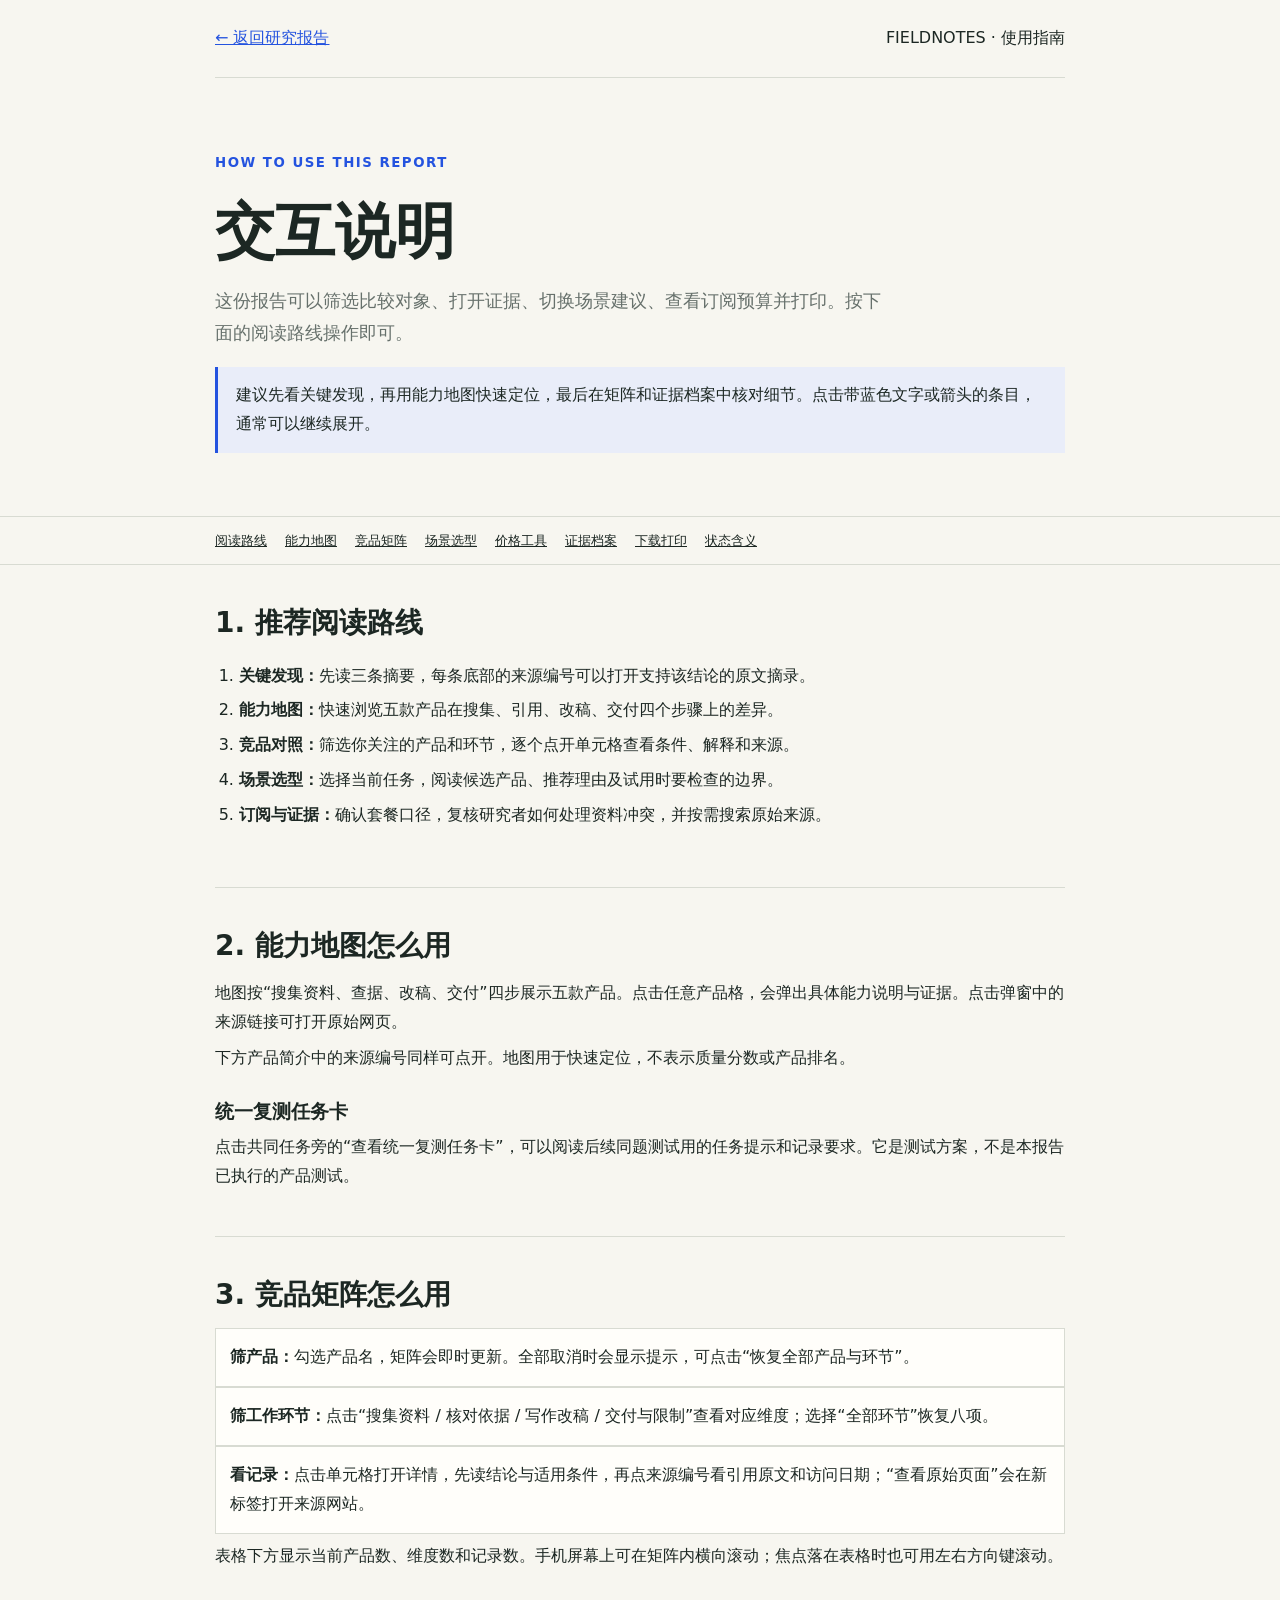
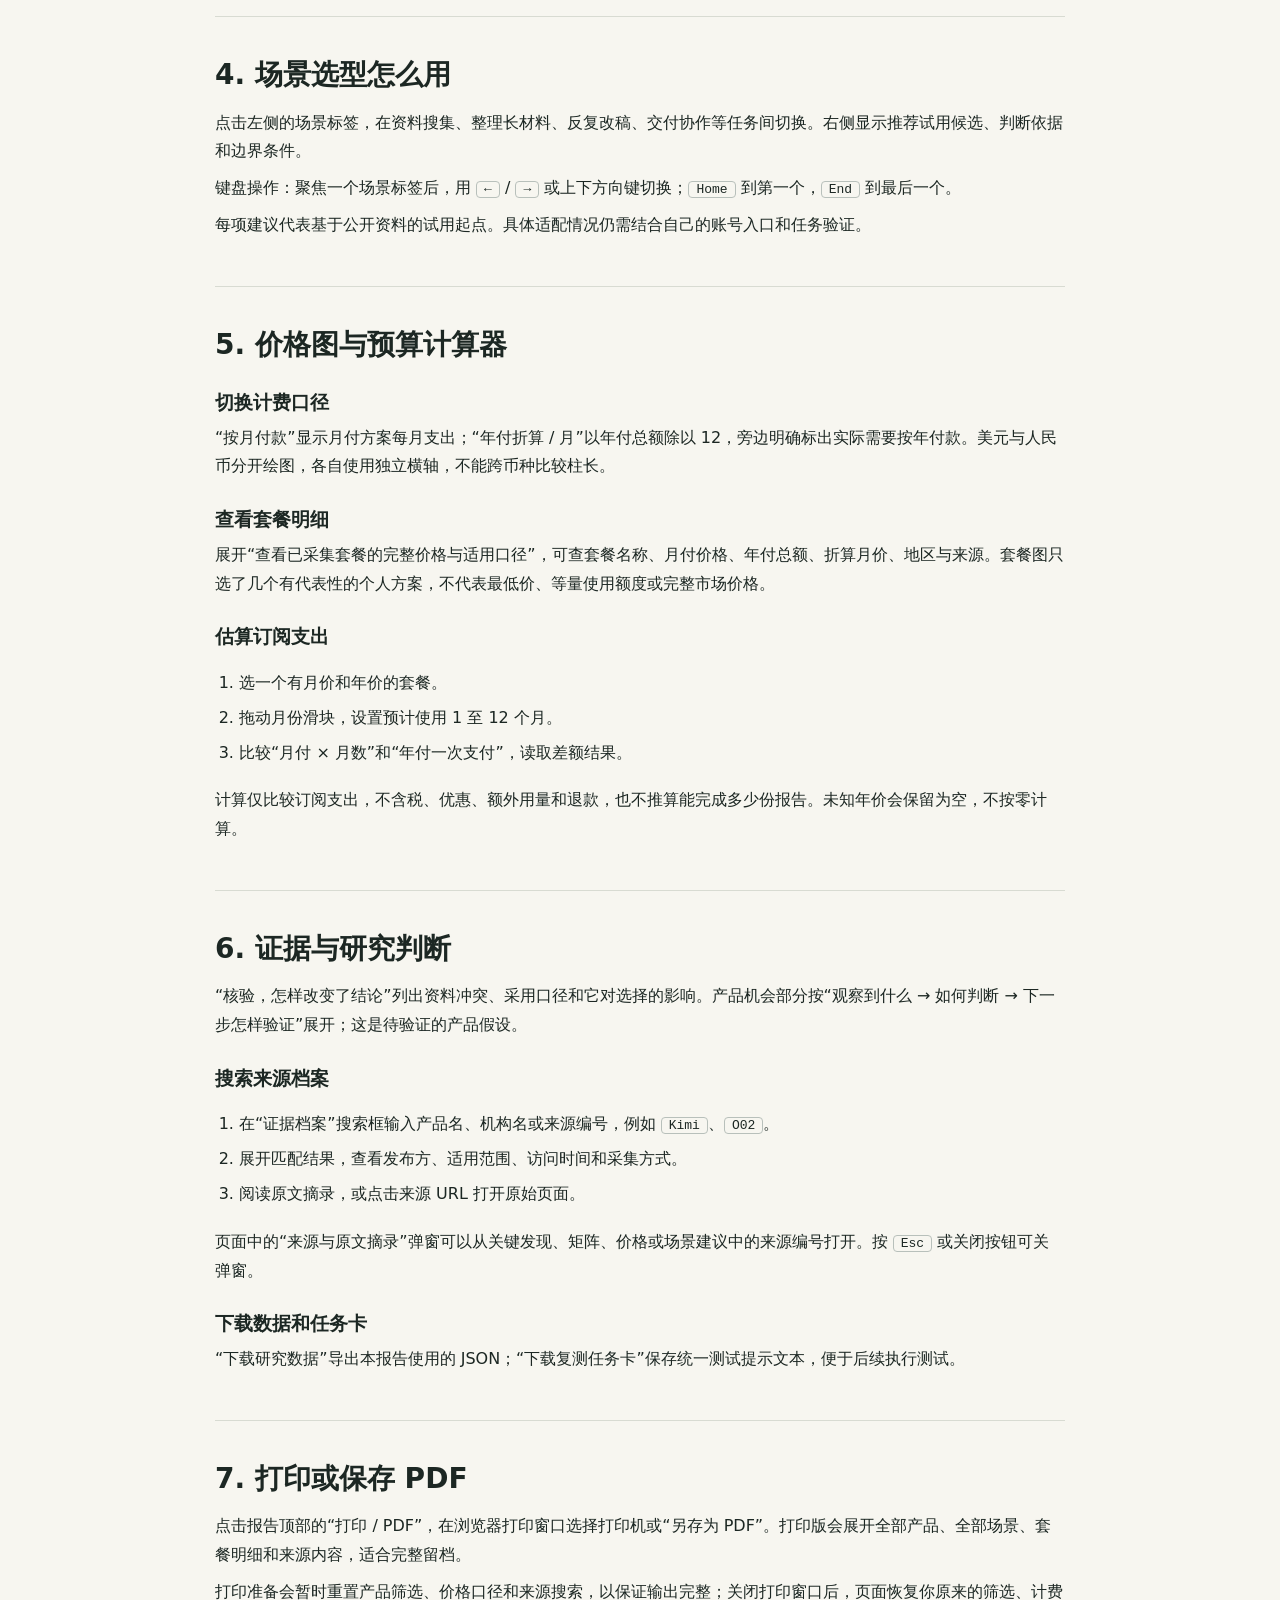
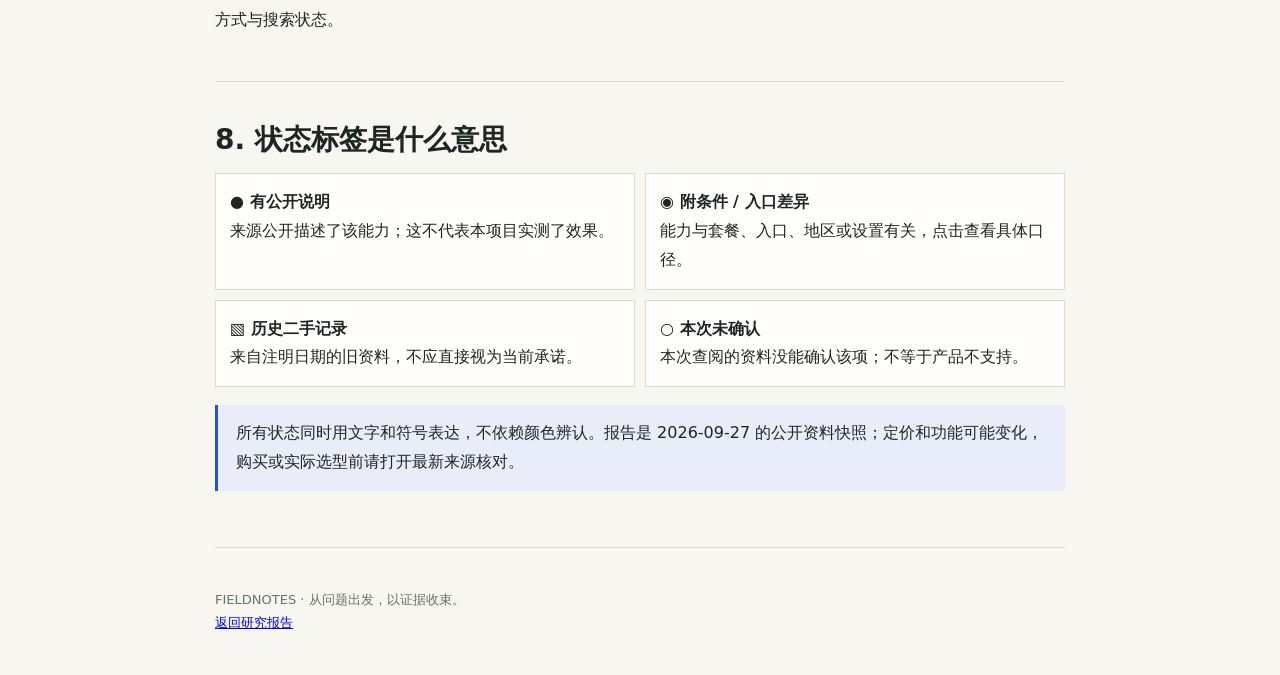
<file: docs/user-guide.html>
<!doctype html>
<html lang="zh-CN"><meta charset="utf-8"><meta name="viewport" content="width=device-width,initial-scale=1"><meta name="color-scheme" content="light"><title>交互说明 · 从搜索到成稿</title>
<style>
:root{--paper:#f7f6f0;--ink:#1c2723;--muted:#67716c;--blue:#2453df;--line:#d8dbd2;--white:#fffefa}*{box-sizing:border-box}body{margin:0;background:var(--paper);color:var(--ink);font:16px/1.8 system-ui,"Microsoft YaHei",sans-serif}.wrap{width:min(850px,calc(100% - 40px));margin:auto}.top{padding:24px 0;border-bottom:1px solid var(--line);display:flex;justify-content:space-between}.top a{color:var(--blue)}header{padding:70px 0 45px}small,.eyebrow{color:var(--blue);letter-spacing:1.5px;font-weight:650}h1,h2,h3{line-height:1.4}h1{font-size:clamp(36px,7vw,60px);margin:12px 0}header p{font-size:18px;color:var(--muted);max-width:680px}nav{position:sticky;top:0;background:rgba(247,246,240,.96);border-block:1px solid var(--line);padding:12px 0;z-index:2}nav .wrap{display:flex;gap:18px;overflow:auto;white-space:nowrap}nav a{font-size:13px;color:var(--ink)}section{padding:38px 0;border-bottom:1px solid var(--line);scroll-margin-top:58px}h2{font-size:28px;margin:0 0 14px}h3{font-size:19px;margin:25px 0 5px}p{margin:8px 0}ul,ol{padding-left:24px}li{padding:3px 0}.callout{background:#e9edf9;border-left:3px solid var(--blue);padding:14px 18px;margin:18px 0}.key{display:inline-block;border:1px solid #b8c0bb;border-radius:4px;padding:0 7px;font:13px ui-monospace,monospace}.status{display:grid;grid-template-columns:repeat(2,1fr);gap:10px}.status div,.step{background:var(--white);border:1px solid var(--line);padding:14px}.status b{display:block}.muted{color:var(--muted)}footer{padding:40px 0;color:var(--muted);font-size:13px}@media(max-width:560px){.status{grid-template-columns:1fr}header{padding-top:44px}nav .wrap{gap:14px}}
</style>
<body><div class="top wrap"><a href="../index.html">← 返回研究报告</a><span>FIELDNOTES · 使用指南</span></div>
<header class="wrap"><small>HOW TO USE THIS REPORT</small><h1>交互说明</h1><p>这份报告可以筛选比较对象、打开证据、切换场景建议、查看订阅预算并打印。按下面的阅读路线操作即可。</p><div class="callout">建议先看关键发现，再用能力地图快速定位，最后在矩阵和证据档案中核对细节。点击带蓝色文字或箭头的条目，通常可以继续展开。</div></header>
<nav><div class="wrap"><a href="#route">阅读路线</a><a href="#map">能力地图</a><a href="#matrix">竞品矩阵</a><a href="#scenarios">场景选型</a><a href="#price">价格工具</a><a href="#evidence">证据档案</a><a href="#print">下载打印</a><a href="#status">状态含义</a></div></nav>
<main class="wrap">
<section id="route"><h2>1. 推荐阅读路线</h2><ol><li><b>关键发现：</b>先读三条摘要，每条底部的来源编号可以打开支持该结论的原文摘录。</li><li><b>能力地图：</b>快速浏览五款产品在搜集、引用、改稿、交付四个步骤上的差异。</li><li><b>竞品对照：</b>筛选你关注的产品和环节，逐个点开单元格查看条件、解释和来源。</li><li><b>场景选型：</b>选择当前任务，阅读候选产品、推荐理由及试用时要检查的边界。</li><li><b>订阅与证据：</b>确认套餐口径，复核研究者如何处理资料冲突，并按需搜索原始来源。</li></ol></section>
<section id="map"><h2>2. 能力地图怎么用</h2><p>地图按“搜集资料、查据、改稿、交付”四步展示五款产品。点击任意产品格，会弹出具体能力说明与证据。点击弹窗中的来源链接可打开原始网页。</p><p>下方产品简介中的来源编号同样可点开。地图用于快速定位，不表示质量分数或产品排名。</p><h3>统一复测任务卡</h3><p>点击共同任务旁的“查看统一复测任务卡”，可以阅读后续同题测试用的任务提示和记录要求。它是测试方案，不是本报告已执行的产品测试。</p></section>
<section id="matrix"><h2>3. 竞品矩阵怎么用</h2><div class="step"><b>筛产品：</b>勾选产品名，矩阵会即时更新。全部取消时会显示提示，可点击“恢复全部产品与环节”。</div><div class="step"><b>筛工作环节：</b>点击“搜集资料 / 核对依据 / 写作改稿 / 交付与限制”查看对应维度；选择“全部环节”恢复八项。</div><div class="step"><b>看记录：</b>点击单元格打开详情，先读结论与适用条件，再点来源编号看引用原文和访问日期；“查看原始页面”会在新标签打开来源网站。</div><p>表格下方显示当前产品数、维度数和记录数。手机屏幕上可在矩阵内横向滚动；焦点落在表格时也可用左右方向键滚动。</p></section>
<section id="scenarios"><h2>4. 场景选型怎么用</h2><p>点击左侧的场景标签，在资料搜集、整理长材料、反复改稿、交付协作等任务间切换。右侧显示推荐试用候选、判断依据和边界条件。</p><p>键盘操作：聚焦一个场景标签后，用 <span class="key">←</span> / <span class="key">→</span> 或上下方向键切换；<span class="key">Home</span> 到第一个，<span class="key">End</span> 到最后一个。</p><p>每项建议代表基于公开资料的试用起点。具体适配情况仍需结合自己的账号入口和任务验证。</p></section>
<section id="price"><h2>5. 价格图与预算计算器</h2><h3>切换计费口径</h3><p>“按月付款”显示月付方案每月支出；“年付折算 / 月”以年付总额除以 12，旁边明确标出实际需要按年付款。美元与人民币分开绘图，各自使用独立横轴，不能跨币种比较柱长。</p><h3>查看套餐明细</h3><p>展开“查看已采集套餐的完整价格与适用口径”，可查套餐名称、月付价格、年付总额、折算月价、地区与来源。套餐图只选了几个有代表性的个人方案，不代表最低价、等量使用额度或完整市场价格。</p><h3>估算订阅支出</h3><ol><li>选一个有月价和年价的套餐。</li><li>拖动月份滑块，设置预计使用 1 至 12 个月。</li><li>比较“月付 × 月数”和“年付一次支付”，读取差额结果。</li></ol><p>计算仅比较订阅支出，不含税、优惠、额外用量和退款，也不推算能完成多少份报告。未知年价会保留为空，不按零计算。</p></section>
<section id="evidence"><h2>6. 证据与研究判断</h2><p>“核验，怎样改变了结论”列出资料冲突、采用口径和它对选择的影响。产品机会部分按“观察到什么 → 如何判断 → 下一步怎样验证”展开；这是待验证的产品假设。</p><h3>搜索来源档案</h3><ol><li>在“证据档案”搜索框输入产品名、机构名或来源编号，例如 <span class="key">Kimi</span>、<span class="key">O02</span>。</li><li>展开匹配结果，查看发布方、适用范围、访问时间和采集方式。</li><li>阅读原文摘录，或点击来源 URL 打开原始页面。</li></ol><p>页面中的“来源与原文摘录”弹窗可以从关键发现、矩阵、价格或场景建议中的来源编号打开。按 <span class="key">Esc</span> 或关闭按钮可关弹窗。</p><h3>下载数据和任务卡</h3><p>“下载研究数据”导出本报告使用的 JSON；“下载复测任务卡”保存统一测试提示文本，便于后续执行测试。</p></section>
<section id="print"><h2>7. 打印或保存 PDF</h2><p>点击报告顶部的“打印 / PDF”，在浏览器打印窗口选择打印机或“另存为 PDF”。打印版会展开全部产品、全部场景、套餐明细和来源内容，适合完整留档。</p><p>打印准备会暂时重置产品筛选、价格口径和来源搜索，以保证输出完整；关闭打印窗口后，页面恢复你原来的筛选、计费方式与搜索状态。</p></section>
<section id="status"><h2>8. 状态标签是什么意思</h2><div class="status"><div><b>● 有公开说明</b>来源公开描述了该能力；这不代表本项目实测了效果。</div><div><b>◉ 附条件 / 入口差异</b>能力与套餐、入口、地区或设置有关，点击查看具体口径。</div><div><b>▧ 历史二手记录</b>来自注明日期的旧资料，不应直接视为当前承诺。</div><div><b>○ 本次未确认</b>本次查阅的资料没能确认该项；不等于产品不支持。</div></div><p class="callout">所有状态同时用文字和符号表达，不依赖颜色辨认。报告是 2026-09-27 的公开资料快照；定价和功能可能变化，购买或实际选型前请打开最新来源核对。</p></section>
</main><footer class="wrap">FIELDNOTES · 从问题出发，以证据收束。<br><a href="../index.html">返回研究报告</a></footer></body></html>
</file>
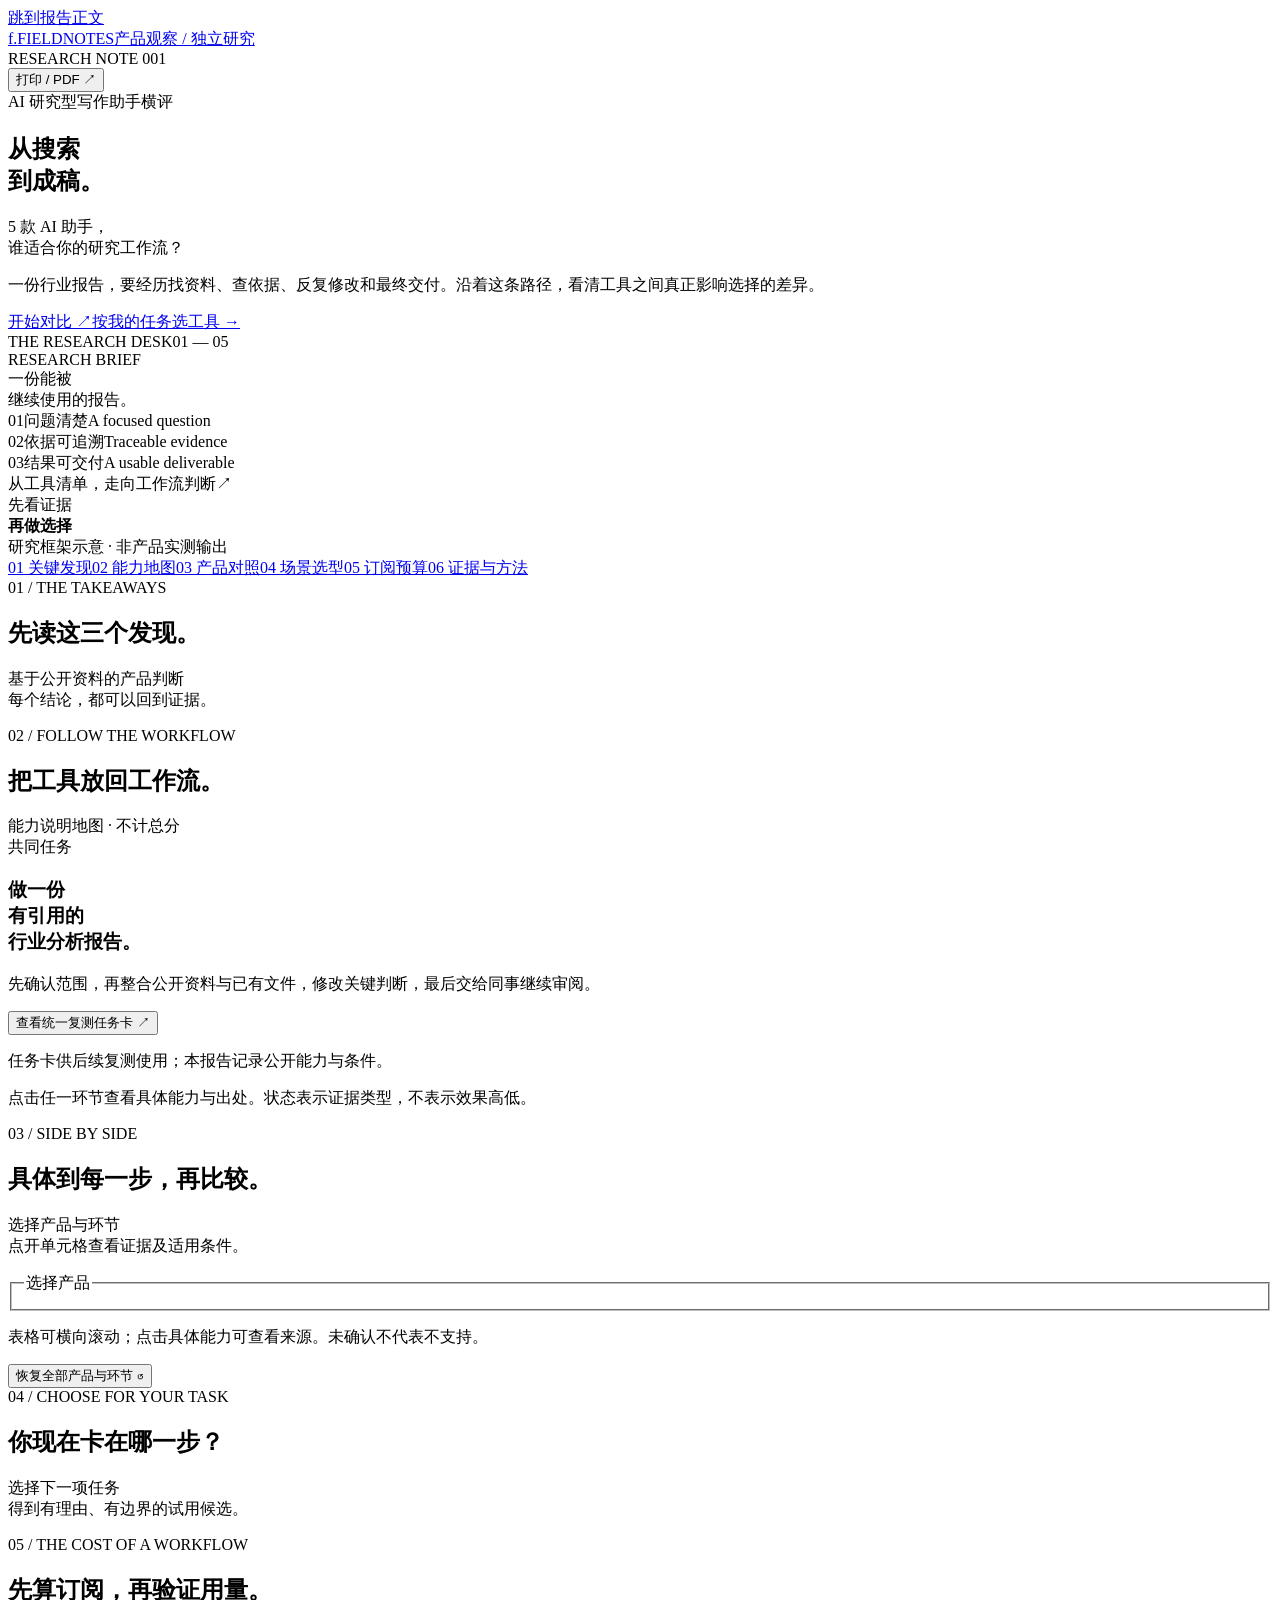
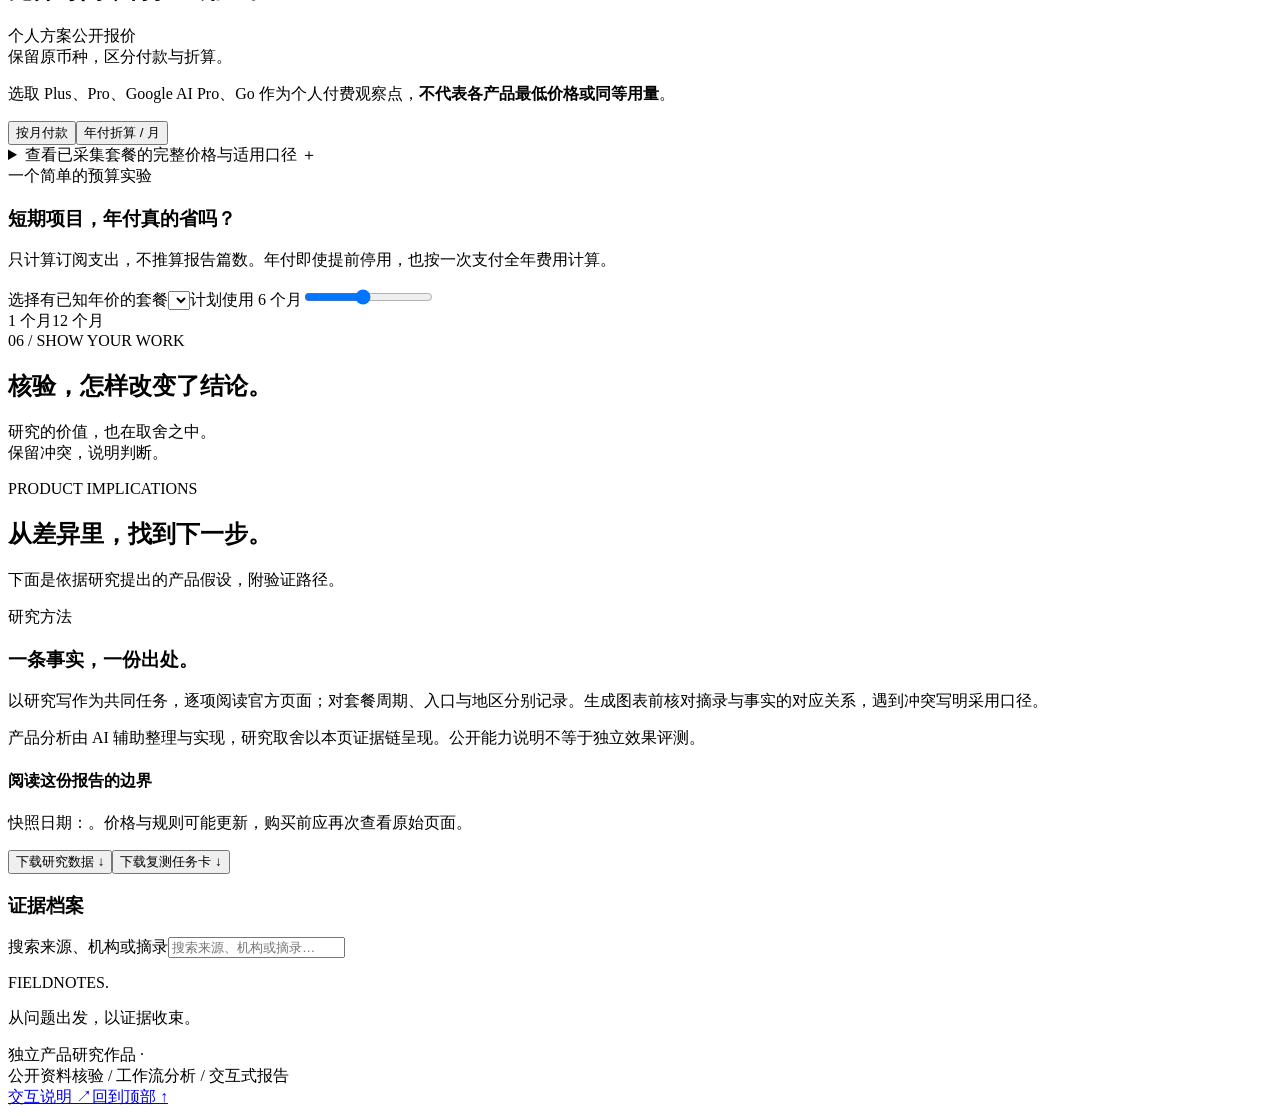
<file: src/report.html>
<!doctype html>
<html lang="zh-CN">
<head>
  <meta charset="utf-8">
  <meta name="viewport" content="width=device-width, initial-scale=1">
  <meta name="description" content="围绕行业分析报告，比较 ChatGPT、Claude、Gemini、Kimi、Perplexity 的研究、引用、改稿与交付。附公开来源、套餐口径和产品判断。">
  <meta name="color-scheme" content="light">
  <title>从搜索到成稿 · AI 研究型写作助手横评</title>
  <style>__STYLE__</style>
</head>
<body>
  <a class="skip-link" href="#main">跳到报告正文</a>
  <header class="masthead wrap">
    <a href="#" class="brand" aria-label="产品观察，回到首页"><span class="brand-mark" aria-hidden="true">f.</span><span>FIELDNOTES<span class="brand-cn">产品观察 / 独立研究</span></span></a>
    <div class="edition"><span class="pulse" aria-hidden="true"></span><span>RESEARCH NOTE 001<span id="editionDate"></span></span></div>
    <button class="print-button" id="printButton" type="button">打印 / PDF <span aria-hidden="true">↗</span></button>
  </header>
  <main id="main">
    <section class="hero wrap" aria-labelledby="heroTitle">
      <div class="hero-copy">
        <div class="eyebrow"><span class="tiny-line"></span> AI 研究型写作助手横评</div>
        <h1 id="heroTitle">从搜索<br>到<span class="blue">成稿。</span></h1>
        <p class="hero-question">5 款 AI 助手，<br class="mobile-break">谁适合你的研究工作流？</p>
        <p class="hero-deck">一份行业报告，要经历找资料、查依据、反复修改和最终交付。沿着这条路径，看清工具之间真正影响选择的差异。</p>
        <div class="hero-actions"><a class="button primary" href="#compare">开始对比 <span aria-hidden="true">↗</span></a><a class="text-link" href="#scenarios">按我的任务选工具 <span aria-hidden="true">→</span></a></div>
      </div>
      <div class="hero-visual" aria-label="研究任务示意：从问题到证据，再到可审阅报告">
        <div class="visual-label"><span>THE RESEARCH DESK</span><span>01 — 05</span></div>
        <div class="paper-back" aria-hidden="true"></div>
        <div class="research-paper">
          <div class="paper-top"><span>RESEARCH BRIEF</span><span class="paper-dot"></span></div>
          <div class="paper-title">一份能被<br>继续使用的报告。</div>
          <div class="paper-rule"></div>
          <div class="paper-row"><span class="circled">01</span><span>问题清楚<span class="paper-english">A focused question</span></span></div>
          <div class="paper-row"><span class="circled">02</span><span>依据可追溯<span class="paper-english">Traceable evidence</span></span></div>
          <div class="paper-row"><span class="circled">03</span><span>结果可交付<span class="paper-english">A usable deliverable</span></span></div>
          <div class="paper-footer"><span>从工具清单，走向工作流判断</span><span aria-hidden="true">↗</span></div>
        </div>
        <div class="visual-stamp">先看证据<br><strong>再做选择</strong></div>
        <span class="visual-caption">研究框架示意 · 非产品实测输出</span>
      </div>
    </section>
    <div class="wrap research-meta" id="researchMeta"></div>
    <nav class="section-nav" aria-label="报告章节"><div class="wrap nav-inner"><a href="#findings">01 关键发现</a><a href="#workflow">02 能力地图</a><a href="#compare">03 产品对照</a><a href="#scenarios">04 场景选型</a><a href="#pricing">05 订阅预算</a><a href="#evidence">06 证据与方法</a></div></nav>
    <section class="wrap section" id="findings">
      <div class="section-heading"><div><span class="eyebrow">01 / THE TAKEAWAYS</span><h2>先读这三个发现。</h2></div><p class="section-aside">基于公开资料的产品判断<br>每个结论，都可以回到证据。</p></div>
      <div class="findings" id="findingsList"></div>
    </section>
    <section class="map-section" id="workflow"><div class="wrap section">
      <div class="section-heading"><div><span class="eyebrow">02 / FOLLOW THE WORKFLOW</span><h2>把工具放回工作流。</h2></div><span class="small-label">能力说明地图 · 不计总分</span></div>
      <div class="map-layout"><div class="task-brief"><span class="eyebrow">共同任务</span><h3>做一份<br>有引用的<br>行业分析报告。</h3><p>先确认范围，再整合公开资料与已有文件，修改关键判断，最后交给同事继续审阅。</p><button class="text-link" id="taskButton" type="button">查看统一复测任务卡 <span aria-hidden="true">↗</span></button><p class="micro">任务卡供后续复测使用；本报告记录公开能力与条件。</p></div><div class="workflow-map"><div id="workflowMap"></div><p class="map-caption">点击任一环节查看具体能力与出处。状态表示证据类型，不表示效果高低。</p></div></div>
      <div class="product-strip" id="productStrip"></div>
    </div></section>
    <section class="wrap section" id="compare">
      <div class="section-heading"><div><span class="eyebrow">03 / SIDE BY SIDE</span><h2>具体到每一步，再比较。</h2></div><p class="section-aside">选择产品与环节<br>点开单元格查看证据及适用条件。</p></div>
      <div class="compare-controls"><fieldset id="productFilters"><legend>选择产品</legend></fieldset><div class="group-filters" id="groupFilters" role="group" aria-label="筛选工作环节"></div></div>
      <div class="legend" id="statusLegend"></div>
      <p class="sr-only" id="tableHint">表格可横向滚动；点击具体能力可查看来源。未确认不代表不支持。</p>
      <div class="table-scroll" tabindex="0" role="region" aria-label="竞品比较表，可横向滚动" aria-describedby="tableHint"><table id="comparisonTable"></table></div>
      <div class="table-footer"><span id="comparisonCount" role="status" aria-live="polite"></span><button id="resetFilters" class="text-link" type="button">恢复全部产品与环节 ↺</button></div>
    </section>
    <section class="scenario-section" id="scenarios"><div class="wrap section">
      <div class="section-heading"><div><span class="eyebrow">04 / CHOOSE FOR YOUR TASK</span><h2>你现在卡在哪一步？</h2></div><p class="section-aside">选择下一项任务<br>得到有理由、有边界的试用候选。</p></div>
      <div class="scenario-layout"><div class="scenario-tabs" id="scenarioTabs" role="tablist" aria-label="研究写作场景"></div><div id="scenarioPanel" role="tabpanel" tabindex="0"></div></div>
    </div></section>
    <section class="wrap section" id="pricing">
      <div class="section-heading"><div><span class="eyebrow">05 / THE COST OF A WORKFLOW</span><h2>先算订阅，再验证用量。</h2></div><p class="section-aside">个人方案公开报价<br>保留原币种，区分付款与折算。</p></div>
      <div class="price-toolbar"><p>选取 Plus、Pro、Google AI Pro、Go 作为个人付费观察点，<strong>不代表各产品最低价格或同等用量</strong>。</p><div class="segmented" role="group" aria-label="价格计费口径"><button data-billing="monthly" aria-pressed="true" type="button">按月付款</button><button data-billing="annual" aria-pressed="false" type="button">年付折算 / 月</button></div></div>
      <div class="price-layout"><div class="price-charts" id="priceCharts"></div><aside class="price-note" id="priceNote"></aside></div>
      <details class="plan-details"><summary>查看已采集套餐的完整价格与适用口径 <span aria-hidden="true">＋</span></summary><div class="table-scroll" tabindex="0" role="region" aria-label="套餐详细价格"><table id="planTable"></table></div></details>
      <div class="calculator"><div><span class="eyebrow">一个简单的预算实验</span><h3>短期项目，年付真的省吗？</h3><p>只计算订阅支出，不推算报告篇数。年付即使提前停用，也按一次支付全年费用计算。</p></div><div class="calc-inputs"><label for="calcPlan">选择有已知年价的套餐</label><select id="calcPlan"></select><label for="calcMonths">计划使用 <output id="monthValue" for="calcMonths">6</output> 个月</label><input id="calcMonths" type="range" min="1" max="12" value="6"><div class="range-labels"><span>1 个月</span><span>12 个月</span></div></div><div id="calcResult" class="calc-result" aria-live="polite"></div></div>
    </section>
    <section class="audit-section" id="evidence"><div class="wrap section">
      <div class="section-heading"><div><span class="eyebrow">06 / SHOW YOUR WORK</span><h2>核验，怎样改变了结论。</h2></div><p class="section-aside">研究的价值，也在取舍之中。<br>保留冲突，说明判断。</p></div>
      <div class="audit-list" id="auditList"></div>
      <div class="opportunity-header"><span class="eyebrow">PRODUCT IMPLICATIONS</span><h2>从差异里，找到下一步。</h2><p>下面是依据研究提出的产品假设，附验证路径。</p></div>
      <div id="opportunities" class="opportunities"></div>
      <div class="method-block"><div><span class="eyebrow">研究方法</span><h3>一条事实，一份出处。</h3><p>以研究写作为共同任务，逐项阅读官方页面；对套餐周期、入口与地区分别记录。生成图表前核对摘录与事实的对应关系，遇到冲突写明采用口径。</p><p>产品分析由 AI 辅助整理与实现，研究取舍以本页证据链呈现。公开能力说明不等于独立效果评测。</p></div><div><h4>阅读这份报告的边界</h4><ul id="limitations"></ul><p class="micro">快照日期：<span id="snapshotDate"></span>。价格与规则可能更新，购买前应再次查看原始页面。</p><div class="method-actions"><button id="downloadData" class="button secondary" type="button">下载研究数据 ↓</button><button id="downloadTask" class="text-link" type="button">下载复测任务卡 ↓</button></div></div></div>
      <div class="source-heading"><div><h3>证据档案</h3><p id="sourceCount"></p></div><label class="source-search"><span class="sr-only">搜索来源、机构或摘录</span><input type="search" id="sourceSearch" placeholder="搜索来源、机构或摘录…"></label></div>
      <div id="sourceList" class="source-list"></div><p id="sourceSearchStatus" class="micro" role="status" aria-live="polite"></p>
    </div></section>
  </main>
  <footer class="wrap footer"><div><span class="brand-word">FIELDNOTES.</span><p>从问题出发，以证据收束。</p></div><div>独立产品研究作品 · <span id="footerDate"></span><br>公开资料核验 / 工作流分析 / 交互式报告</div><div class="footer-links"><a class="text-link" href="docs/user-guide.html" target="_blank" rel="noopener">交互说明 ↗</a><a class="text-link" href="#">回到顶部 ↑</a></div></footer>
  <dialog id="detailDialog" aria-labelledby="dialogTitle"><div class="dialog-header"><span class="eyebrow" id="dialogEyebrow">EVIDENCE NOTE</span><button id="closeDialog" type="button" aria-label="关闭详情">×</button></div><div class="dialog-content" id="dialogContent"></div></dialog>
  <noscript><p class="noscript">请启用浏览器 JavaScript 以查看交互报告。全部数据已内嵌于本文件，无需联网或登录。</p></noscript>
  <script type="application/json" id="researchData">__DATA__</script>
  <script>__APP__</script>
</body>
</html>
</file>
